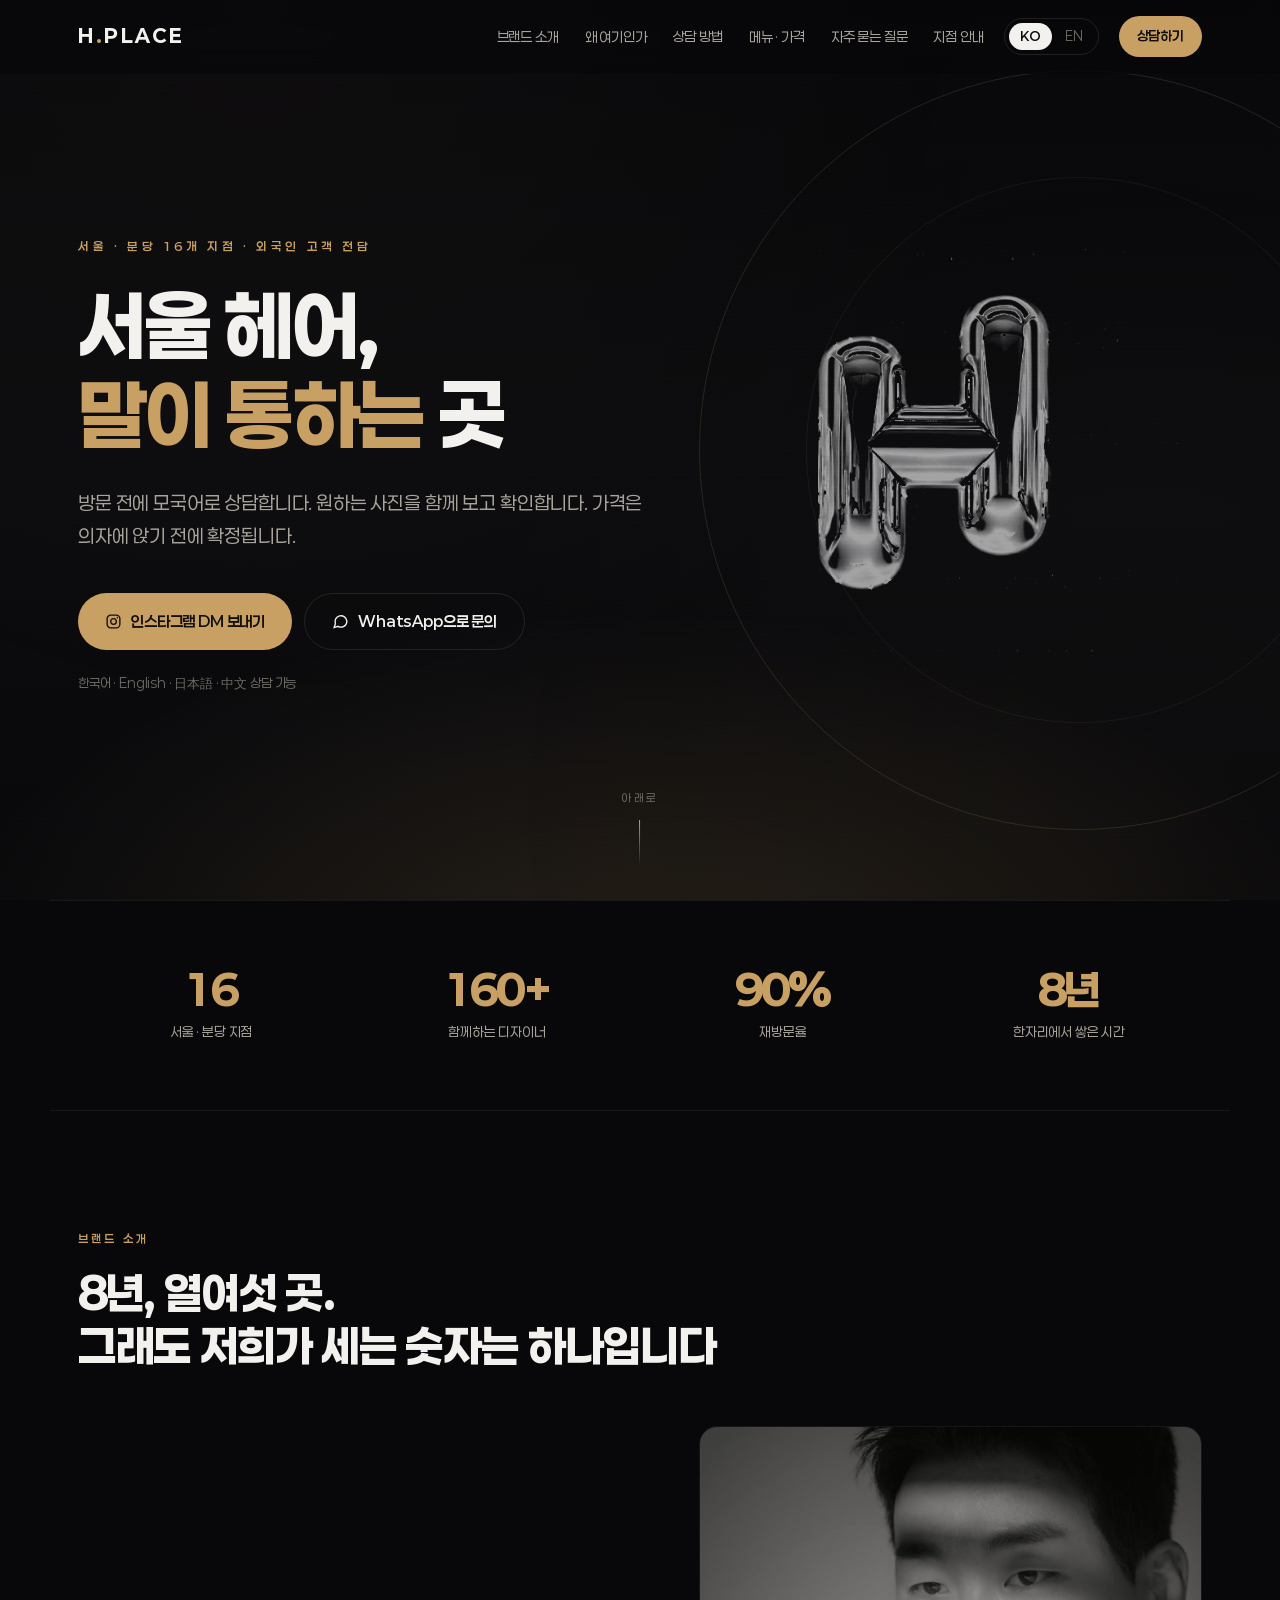
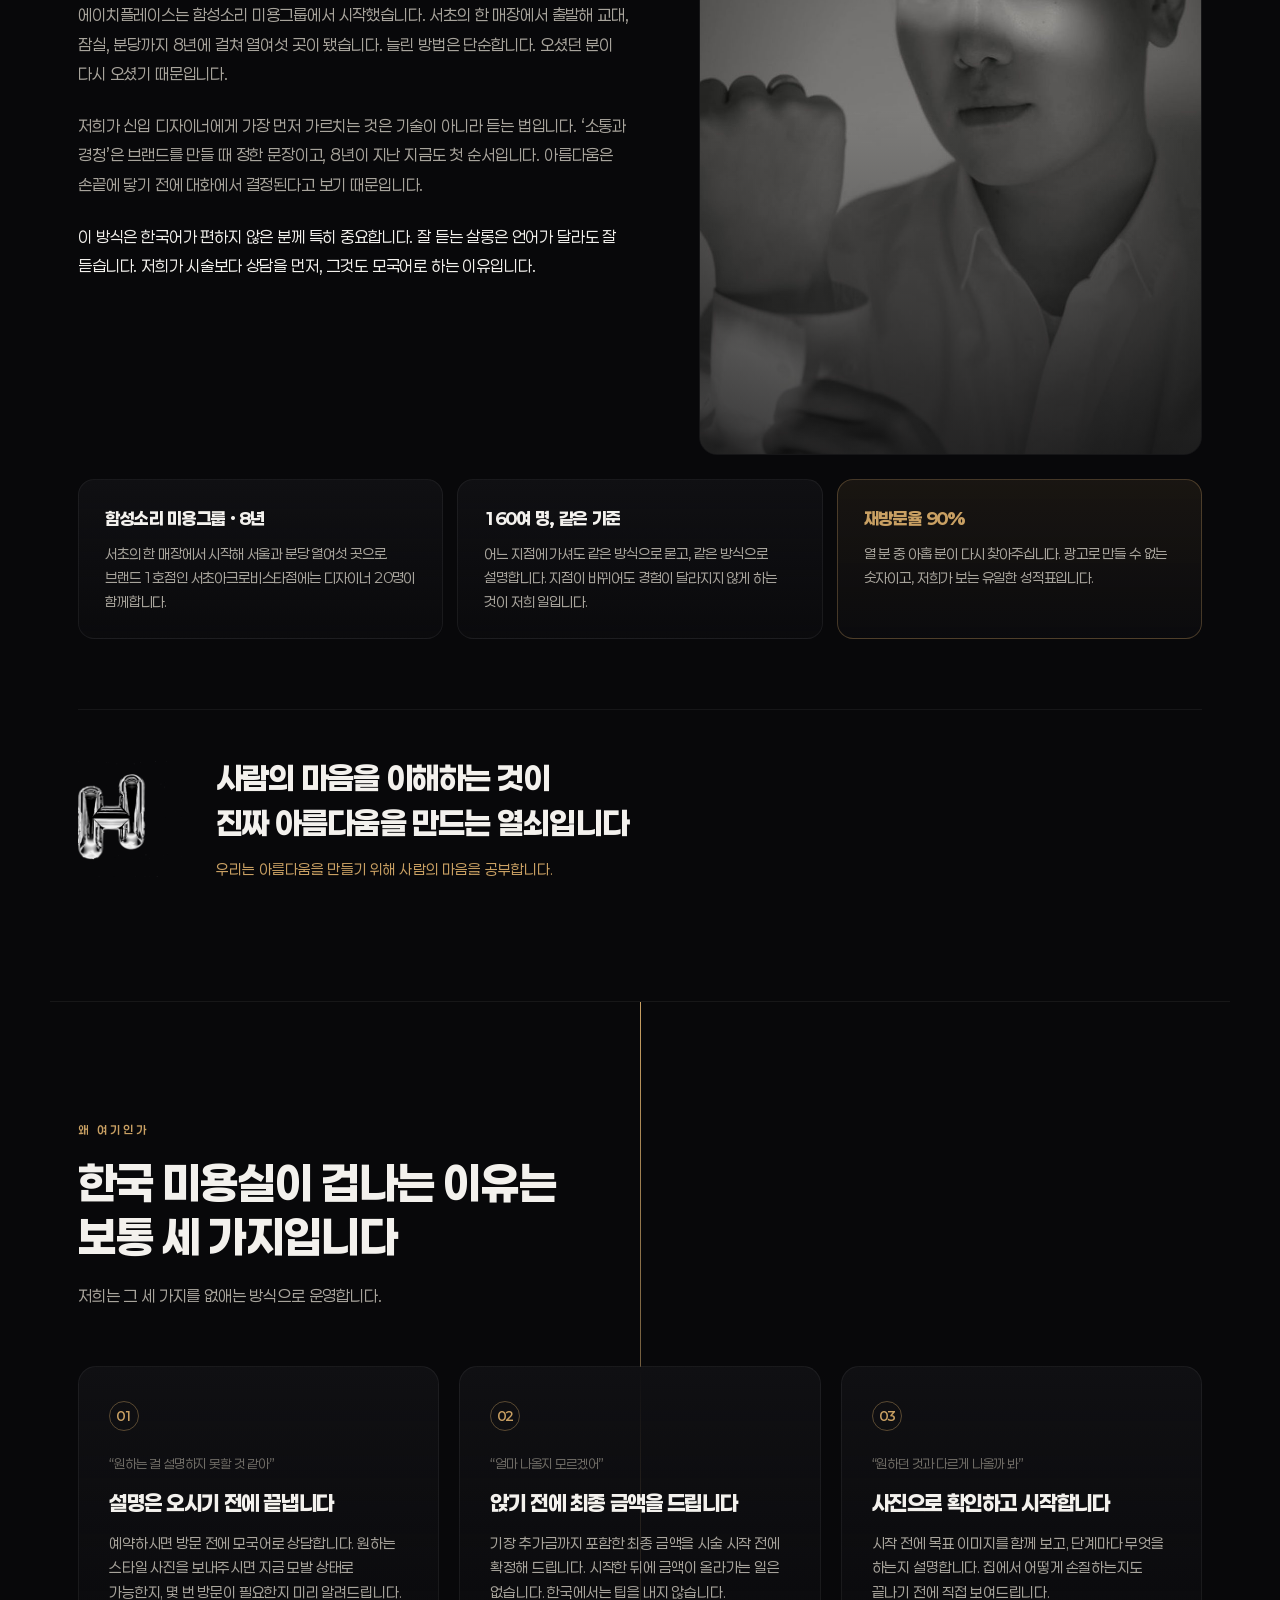
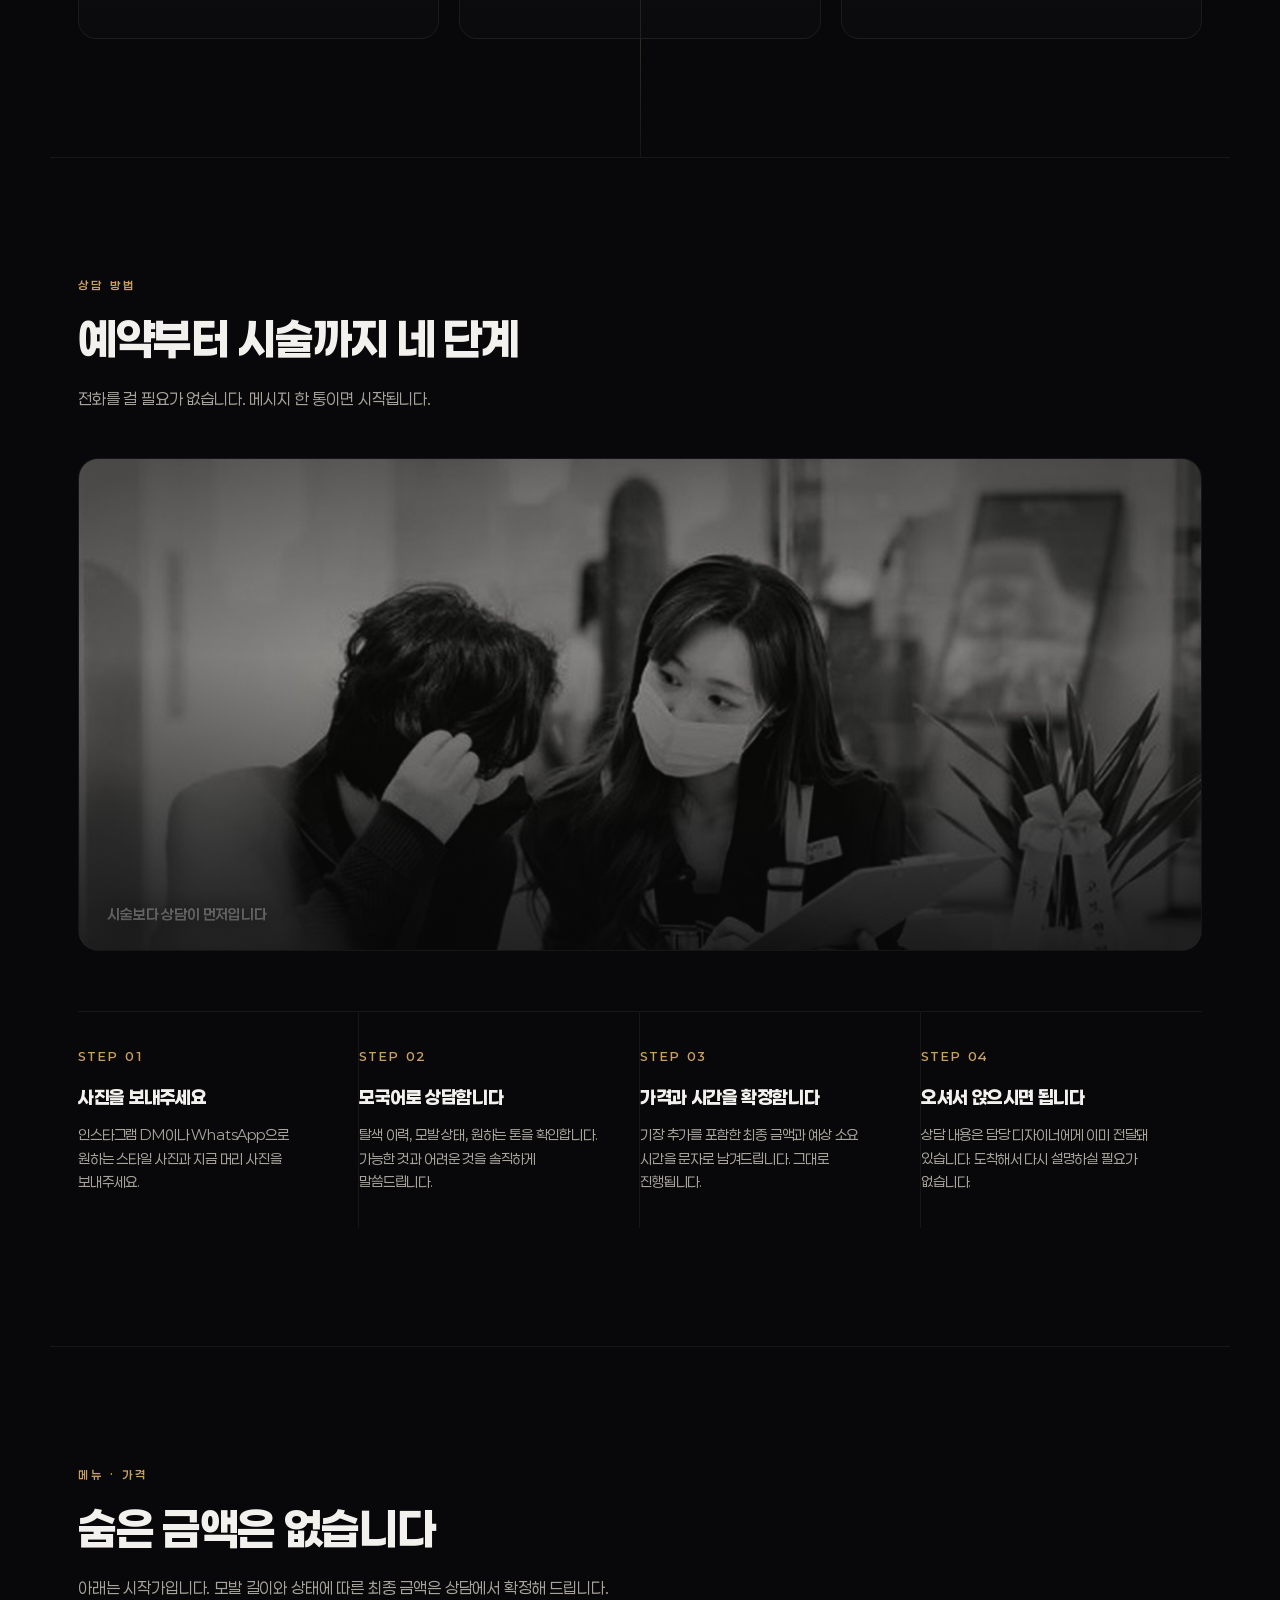
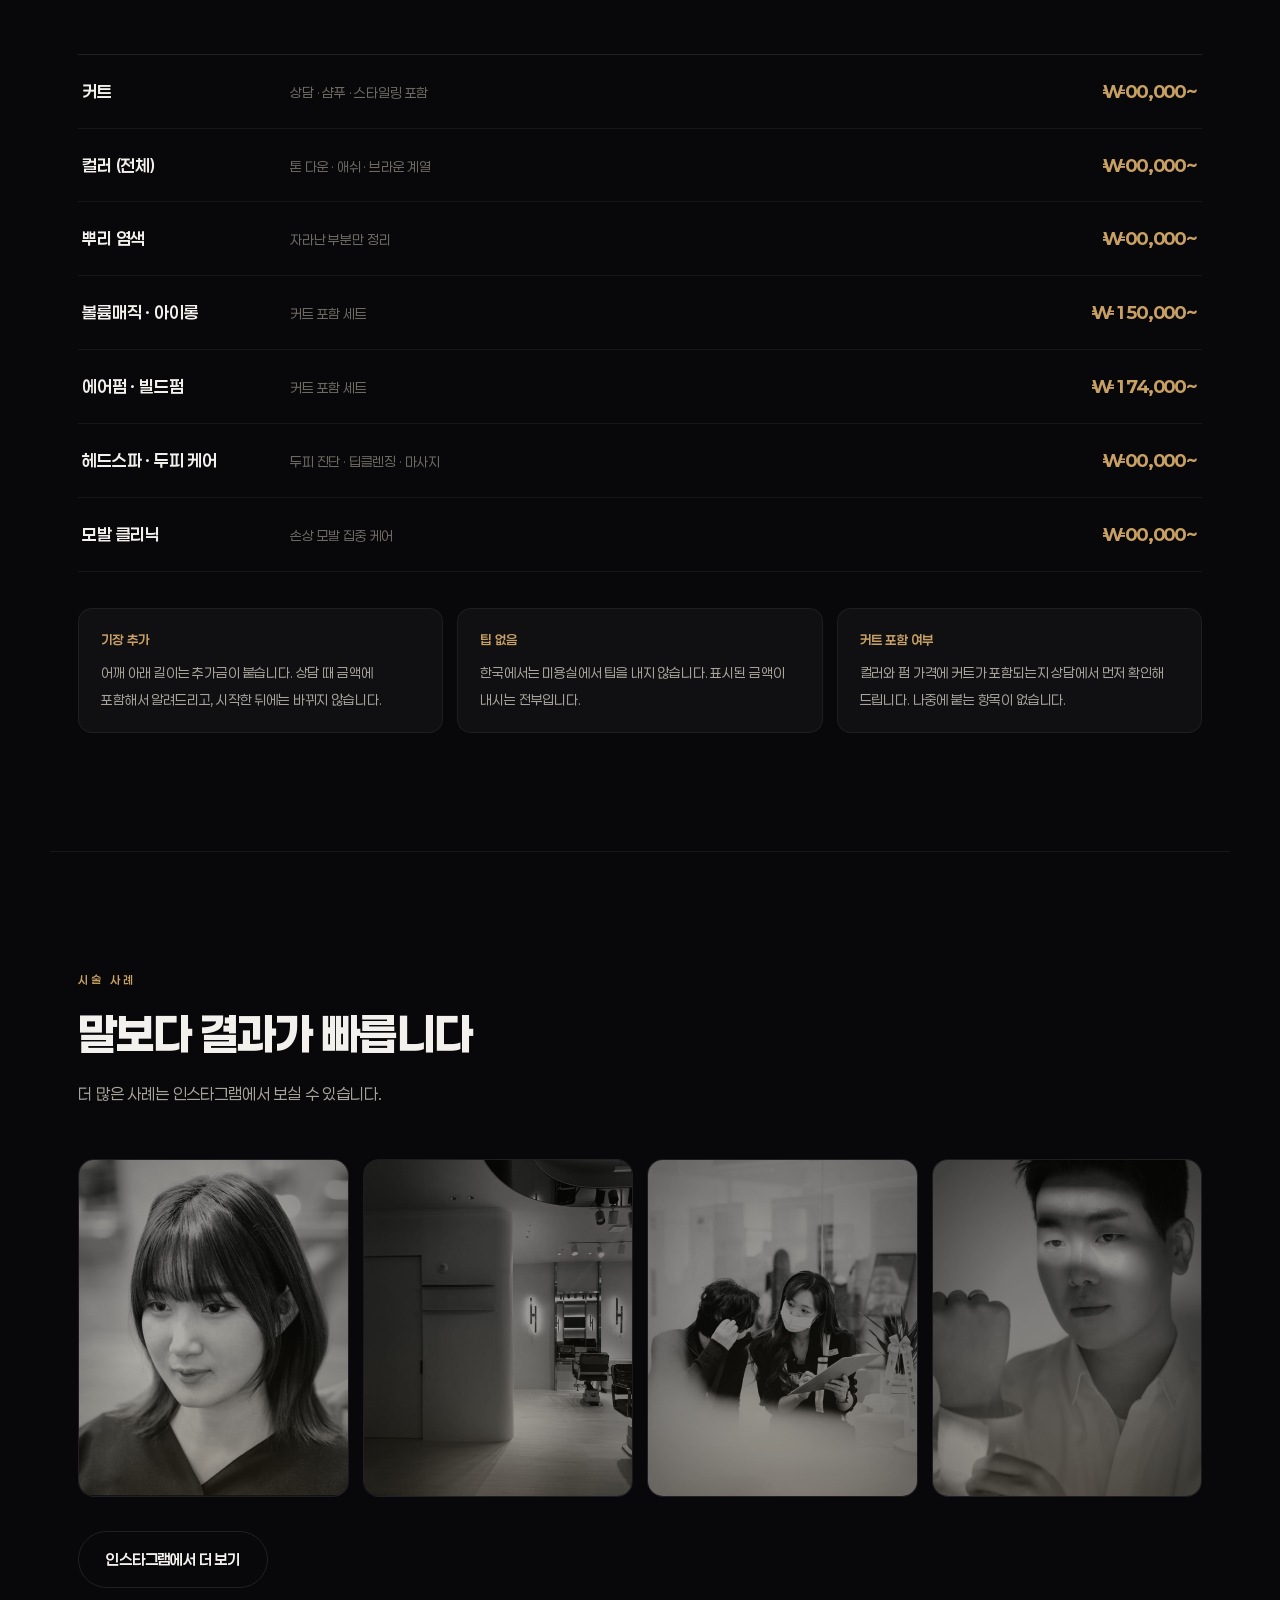
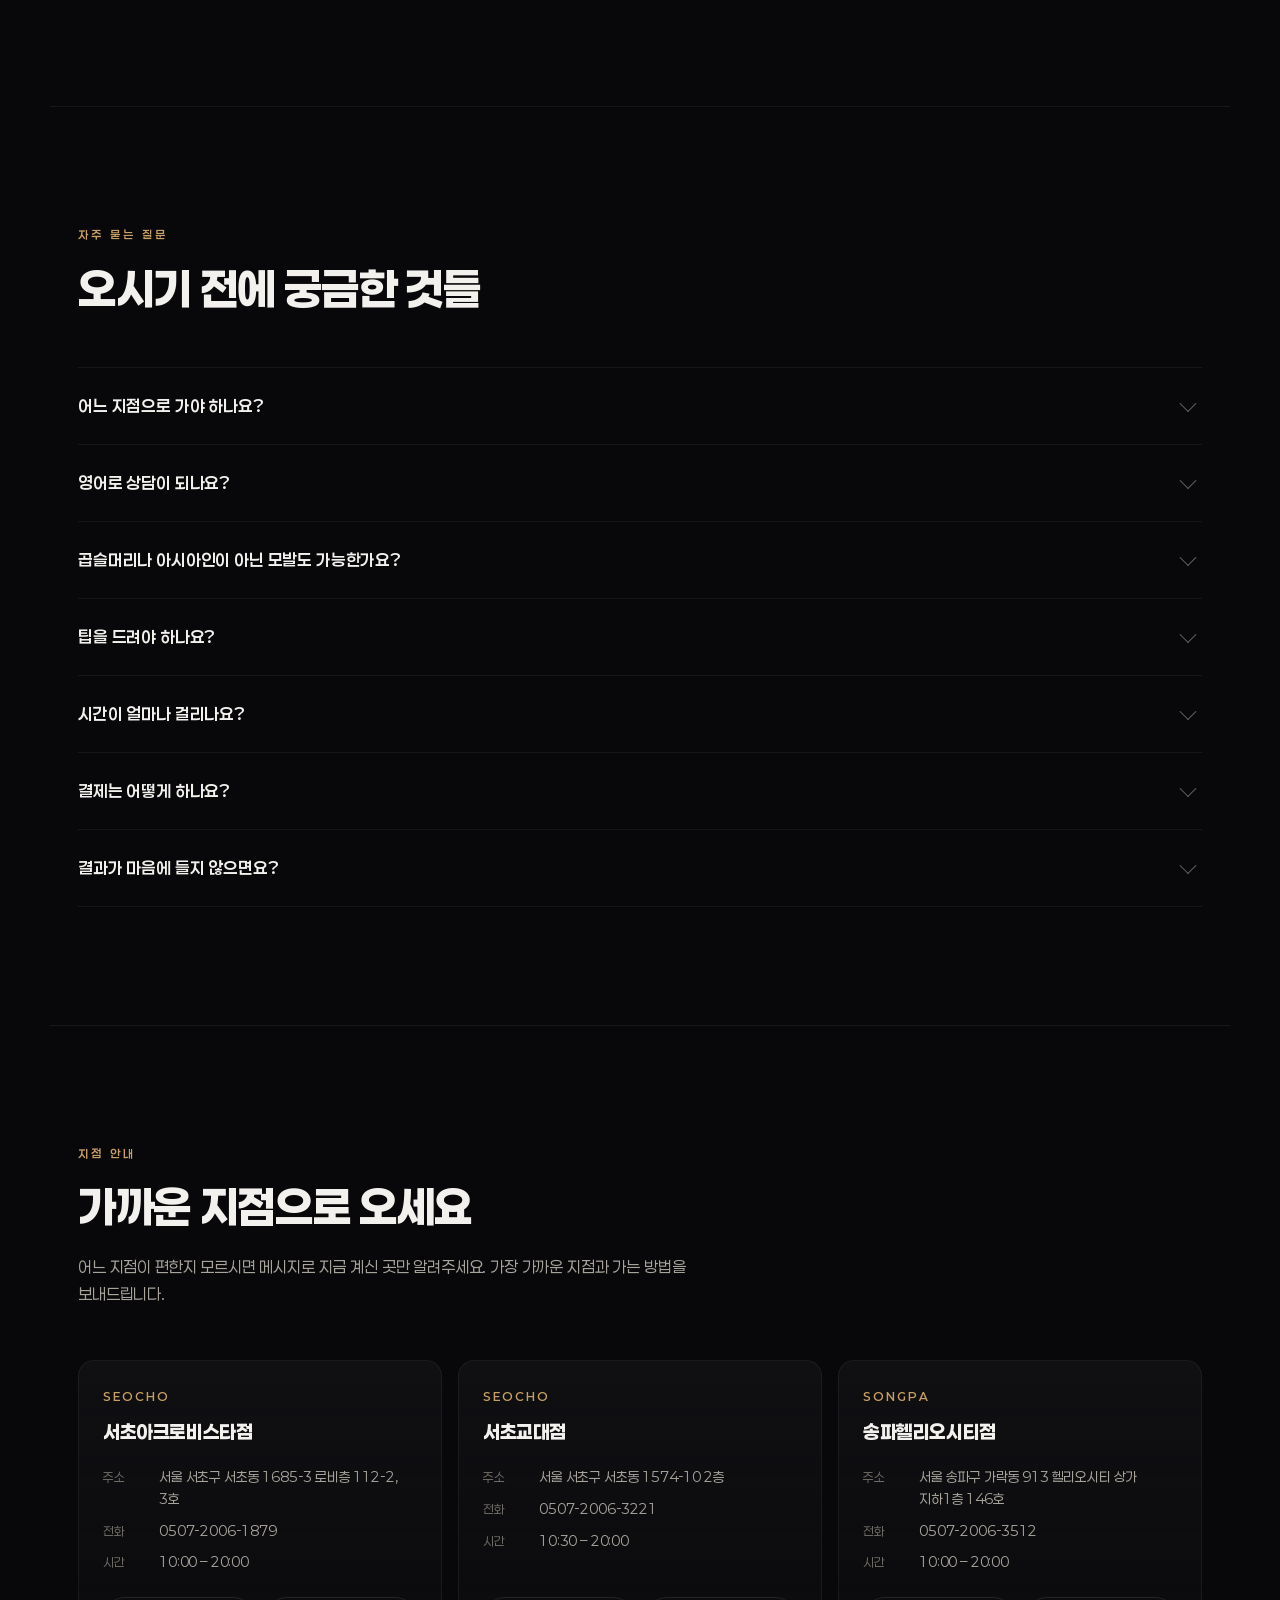
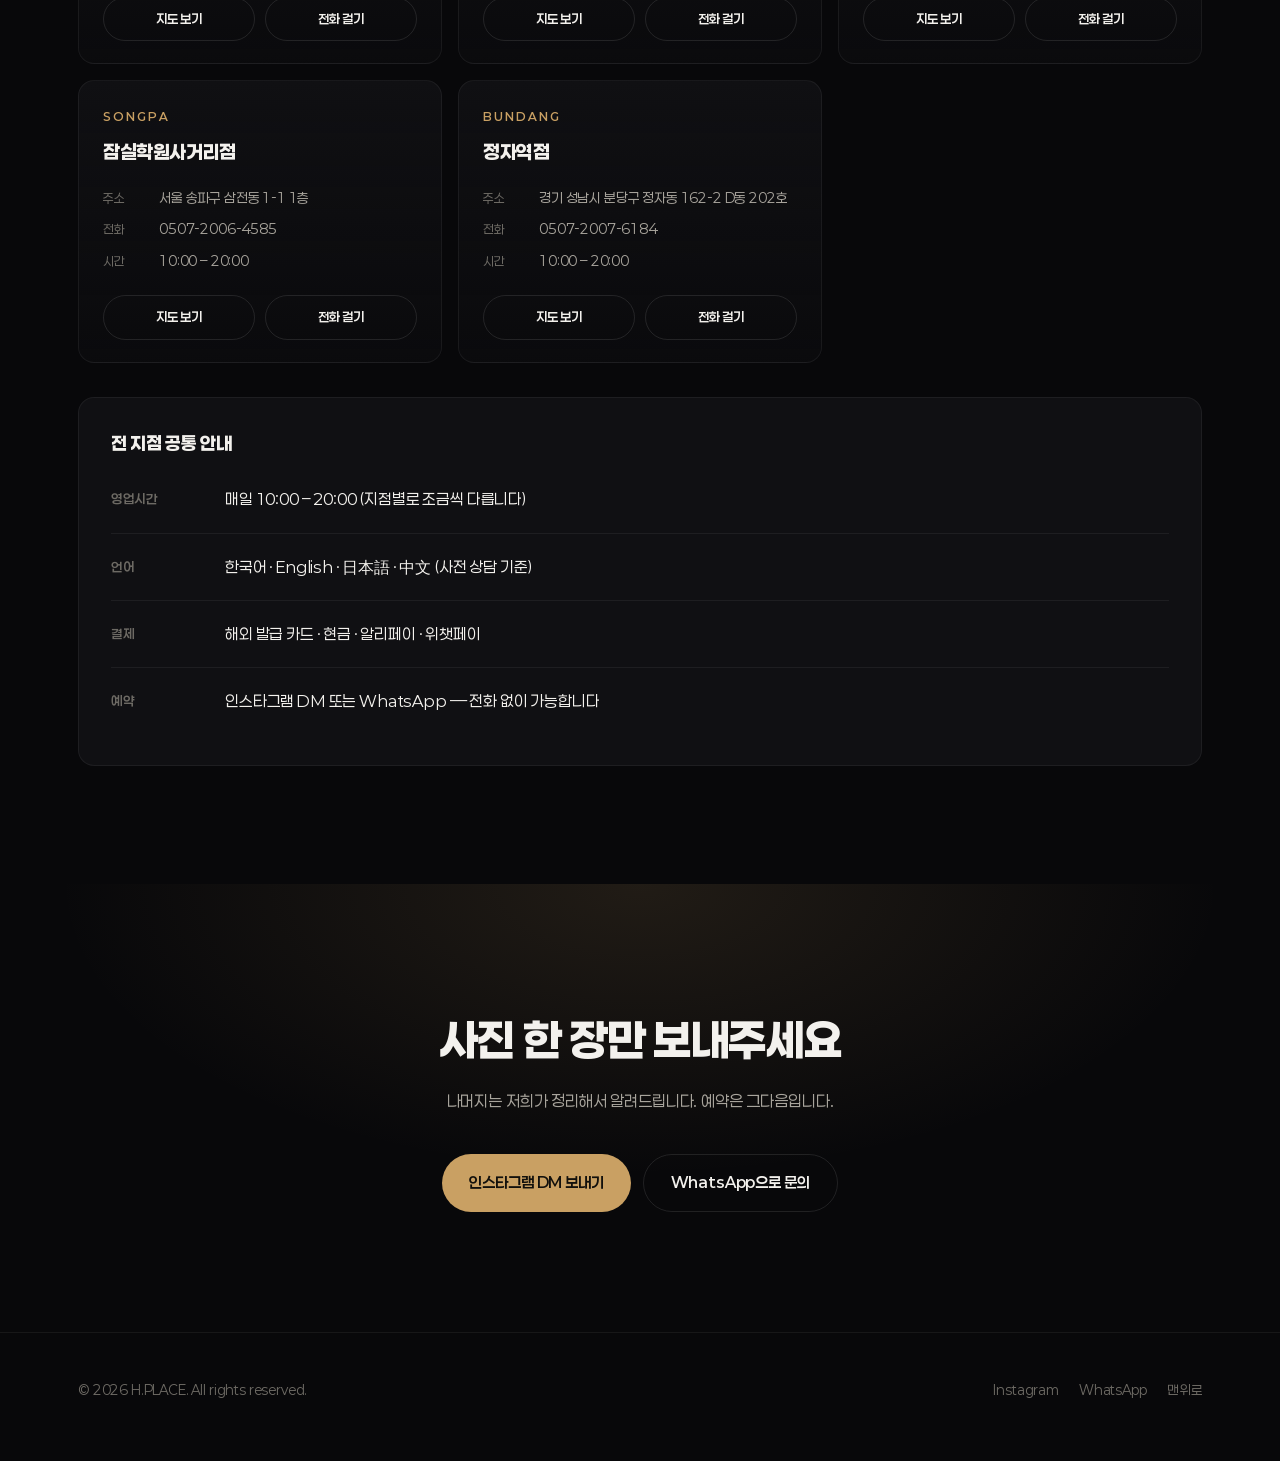
<file: index.html>
<!DOCTYPE html>
<html lang="ko">
<head>
<meta charset="utf-8">
<meta name="viewport" content="width=device-width, initial-scale=1">
<title>H.PLACE — Seoul Hair, In Your Language</title>
<meta name="description" content="말이 통하는 서울 헤어살롱. 방문 전 모국어 상담, 앉기 전 확정 가격, 사진으로 확인하고 시작합니다.">
<meta property="og:title" content="H.PLACE — Seoul Hair, In Your Language">
<meta property="og:description" content="We talk before you arrive. You show us the photo. The price is fixed before you sit down.">
<meta property="og:type" content="website">
<link rel="preconnect" href="https://cdn.jsdelivr.net">

<style>
/* ─────────────────────────────────────────────
   FONT — Paperlogy (사이트 안에 직접 담겨 있어 인터넷 폰트 서버가 필요 없습니다)
   ───────────────────────────────────────────── */
@font-face{
  font-family:"Paperlogy"; font-style:normal; font-weight:400; font-display:swap;
  src:url("assets/fonts/paperlogy-400.woff") format("woff");
}
@font-face{
  font-family:"Paperlogy"; font-style:normal; font-weight:600; font-display:swap;
  src:url("assets/fonts/paperlogy-600.woff") format("woff");
}
@font-face{
  font-family:"Paperlogy"; font-style:normal; font-weight:800; font-display:swap;
  src:url("assets/fonts/paperlogy-800.woff") format("woff");
}

:root{
  --bg:#08080a;
  --bg-2:#101013;
  --bg-3:#17171b;
  --line:rgba(255,255,255,.10);
  --line-2:rgba(255,255,255,.06);
  --ink:#f3f1ed;
  --ink-2:#a8a49c;
  --ink-3:#6d6a64;
  --gold:#c9a063;
  --gold-dim:#8f7245;
  --max:1180px;
  --ease:cubic-bezier(.22,.61,.36,1);
}
*{box-sizing:border-box;margin:0;padding:0}
html{scroll-behavior:smooth;max-width:100%;overflow-x:clip}
p,h1,h2,li,span,summary,div{word-break:keep-all;overflow-wrap:break-word}
body{
  background:var(--bg); color:var(--ink);
  font-family:"Paperlogy","Pretendard","Apple SD Gothic Neo",system-ui,sans-serif;
  font-weight:400; line-height:1.7; letter-spacing:-.01em;
  -webkit-font-smoothing:antialiased; overflow-x:hidden;
}
img{max-width:100%;display:block}
a{color:inherit;text-decoration:none}

/* grain + vignette : 사이트 전체에 은은한 질감 */
body::before{
  content:""; position:fixed; inset:0; pointer-events:none; z-index:1; opacity:.5;
  background-image:
    radial-gradient(circle at 20% 0%, rgba(201,160,99,.07), transparent 55%),
    radial-gradient(circle at 90% 90%, rgba(201,160,99,.05), transparent 50%);
}
body::after{
  content:""; position:fixed; inset:0; pointer-events:none; z-index:2; opacity:.022;
  background-image:repeating-linear-gradient(0deg,#fff 0 1px,transparent 1px 4px);
  mix-blend-mode:overlay;
}
.wrap{width:100%;max-width:min(var(--max),100%);margin:0 auto;padding:0 28px;position:relative;z-index:3}

/* ── 진입 애니메이션 ── */
.rv{opacity:1;transform:none}
.js-anim .rv{opacity:0;transform:translateY(26px);transition:opacity .9s var(--ease),transform .9s var(--ease)}
.js-anim .rv.in{opacity:1;transform:none}
.rv[data-d="1"]{transition-delay:.09s}
.rv[data-d="2"]{transition-delay:.18s}
.rv[data-d="3"]{transition-delay:.27s}
.rv[data-d="4"]{transition-delay:.36s}
@media (prefers-reduced-motion:reduce){
  html{scroll-behavior:auto}
  .js-anim .rv{opacity:1;transform:none;transition:none}
  .hairline{animation:none!important;height:100%!important}
}

/* ── NAV ── */
nav{
  position:fixed;top:0;left:0;right:0;z-index:50;
  backdrop-filter:blur(14px);background:rgba(8,8,10,.62);
  border-bottom:1px solid transparent;transition:border-color .4s,background .4s
}
nav.solid{border-bottom-color:var(--line-2);background:rgba(8,8,10,.9)}
.nav-in{max-width:var(--max);margin:0 auto;padding:16px 28px;display:flex;align-items:center;gap:20px}
.logo{font-weight:800;font-size:19px;letter-spacing:.14em}
.logo span{color:var(--gold)}
.nav-links{display:flex;gap:26px;margin-left:auto;font-size:14px;color:var(--ink-2)}
.nav-links a{transition:color .3s}
.nav-links a:hover{color:var(--ink)}
.lang{display:flex;align-items:center;gap:2px;font-size:12.5px;color:var(--ink-3);
  border:1px solid var(--line);border-radius:999px;padding:4px;letter-spacing:.06em}
.lang button{
  font:inherit;background:none;border:0;color:var(--ink-3);cursor:pointer;
  padding:3px 11px;border-radius:999px;transition:.3s
}
.lang button[aria-pressed="true"]{background:var(--ink);color:var(--bg);font-weight:600}
.nav-cta{
  font-size:13.5px;font-weight:600;padding:9px 18px;border-radius:999px;
  background:var(--gold);color:#12100c;transition:.3s;white-space:nowrap
}
.nav-cta:hover{background:#dcb478}
@media(max-width:860px){.nav-links{display:none}}

/* ── HERO ── */
header.hero{
  min-height:100svh;display:flex;align-items:center;position:relative;
  padding:120px 0 90px;overflow:hidden
}
.hero-bg{
  position:absolute;inset:0;z-index:0;
  background:
    radial-gradient(ellipse 80% 60% at 50% 110%, rgba(201,160,99,.16), transparent 70%),
    linear-gradient(180deg,#08080a 0%,#0c0c0f 55%,#08080a 100%)
}
.hero-ring{
  position:absolute;right:-14vw;top:50%;transform:translateY(-50%);
  width:62vw;height:62vw;max-width:760px;max-height:760px;border-radius:50%;
  border:1px solid rgba(201,160,99,.16);z-index:0;
  animation:breathe 11s ease-in-out infinite
}
.hero-ring::after{
  content:"";position:absolute;inset:14%;border-radius:50%;
  border:1px solid rgba(255,255,255,.05)
}
@keyframes breathe{0%,100%{transform:translateY(-50%) scale(1)}50%{transform:translateY(-50%) scale(1.035)}}
.eyebrow{
  font-size:12px;letter-spacing:.3em;color:var(--gold);font-weight:600;
  text-transform:uppercase;margin-bottom:26px
}
h1{
  font-weight:800;font-size:clamp(38px,6.4vw,78px);line-height:1.14;letter-spacing:-.035em;
  max-width:15ch
}
h1 em{font-style:normal;color:var(--gold)}
.hero-sub{
  margin-top:26px;font-size:clamp(15px,1.5vw,19px);color:var(--ink-2);
  max-width:46ch;line-height:1.75
}
.hero-cta{display:flex;flex-wrap:wrap;gap:12px;margin-top:40px}
.btn{
  display:inline-flex;align-items:center;gap:9px;padding:15px 27px;border-radius:999px;
  font-size:15px;font-weight:600;transition:.3s var(--ease)
}
.btn-gold{background:var(--gold);color:#12100c}
.btn-gold:hover{background:#dcb478;transform:translateY(-2px)}
.btn-ghost{border:1px solid var(--line);color:var(--ink)}
.btn-ghost:hover{border-color:var(--gold);color:var(--gold);transform:translateY(-2px)}
.btn svg{width:17px;height:17px;flex:none}
.hero-note{margin-top:22px;font-size:13px;color:var(--ink-3)}
.scroll-cue{
  position:absolute;bottom:34px;left:50%;transform:translateX(-50%);z-index:3;
  font-size:11px;letter-spacing:.24em;color:var(--ink-3);text-align:center
}
.scroll-cue i{display:block;width:1px;height:46px;margin:12px auto 0;background:linear-gradient(var(--gold),transparent)}

/* ── SECTION 공통 ── */
section{padding:118px 0;position:relative}
.kicker{
  font-size:11.5px;letter-spacing:.26em;color:var(--gold);font-weight:600;
  text-transform:uppercase;margin-bottom:18px
}
h2{font-weight:800;font-size:clamp(27px,3.6vw,44px);line-height:1.22;letter-spacing:-.03em;max-width:20ch}
.lead{margin-top:18px;color:var(--ink-2);font-size:16px;max-width:56ch}
.divider{height:1px;background:var(--line-2);max-width:var(--max);margin:0 auto}

/* signature : 세로 헤어라인 */
.hairline-track{position:absolute;left:50%;top:0;bottom:0;width:1px;background:var(--line-2);z-index:0}
.hairline{position:absolute;top:0;left:0;width:100%;background:linear-gradient(var(--gold),transparent);height:0;transition:height 1.6s var(--ease)}
@media(max-width:860px){.hairline-track{display:none}}

/* ── 브랜드 소개 ── */
#about h2{max-width:30ch}
.about-grid{display:grid;grid-template-columns:1.05fr .95fr;gap:64px;margin-top:52px;align-items:center}
@media(max-width:900px){.about-grid{grid-template-columns:1fr;gap:38px}}
.about-story p{color:var(--ink-2);font-size:16px;line-height:1.85;margin-bottom:22px;max-width:52ch}
.about-story p:last-child{margin-bottom:0;color:var(--ink)}
.pillars{display:flex;flex-direction:column;gap:14px}
.pil{
  border:1px solid var(--line-2);border-radius:16px;padding:24px 26px;
  background:linear-gradient(180deg,var(--bg-2),rgba(16,16,19,.35));transition:.45s var(--ease)
}
.pil:hover{border-color:rgba(201,160,99,.28);transform:translateX(4px)}
.pil b{display:block;font-weight:800;font-size:17px;letter-spacing:-.02em;margin-bottom:9px}
.pil span{display:block;font-size:14px;color:var(--ink-2);line-height:1.72}
.pil.accent{border-color:rgba(201,160,99,.3);background:linear-gradient(180deg,rgba(201,160,99,.09),rgba(16,16,19,.4))}
.pil.accent b{color:var(--gold)}
.quote{
  margin-top:64px;padding:44px 0 0;border-top:1px solid var(--line-2);
  font-weight:800;font-size:clamp(21px,2.6vw,32px);line-height:1.5;letter-spacing:-.025em;
  color:var(--ink);max-width:26ch
}

.about-shot{border-radius:18px;overflow:hidden;border:1px solid var(--line-2);position:relative}
.about-shot img{width:100%;aspect-ratio:4/5;object-fit:cover;display:block}
.about-shot::after{content:"";position:absolute;inset:0;
  background:linear-gradient(180deg,transparent 45%,rgba(8,8,10,.55) 100%)}
.pillars{display:grid;grid-template-columns:repeat(auto-fit,minmax(268px,1fr));gap:14px;margin-top:24px}
.slogan{margin-top:70px;padding-top:46px;border-top:1px solid var(--line-2);
  display:flex;gap:34px;align-items:center;flex-wrap:wrap}
.slogan img{width:104px;height:auto;flex:none;opacity:.95;
  mix-blend-mode:screen;filter:grayscale(1) brightness(1.45) contrast(1.15)}
.slogan blockquote{font-weight:800;font-size:clamp(20px,2.5vw,31px);line-height:1.45;
  letter-spacing:-.025em;color:var(--ink)}
.slogan p{margin-top:12px;font-size:14.5px;color:var(--gold);letter-spacing:.01em}
.slogan-text{flex:1;min-width:260px}
@media(max-width:620px){.slogan{gap:22px}.slogan img{width:74px}}

/* ── 와이드 밴드 사진 ── */
.band{position:relative;margin-top:46px;border-radius:20px;overflow:hidden;border:1px solid var(--line-2)}
.band img{width:100%;aspect-ratio:16/7;object-fit:cover;display:block}
.band figcaption{position:absolute;left:28px;bottom:22px;font-size:14.5px;font-weight:600;
  color:var(--ink);text-shadow:0 2px 18px rgba(0,0,0,.75)}
.band::after{content:"";position:absolute;inset:0;
  background:linear-gradient(180deg,rgba(8,8,10,.15) 0%,transparent 40%,rgba(8,8,10,.7) 100%)}
@media(max-width:620px){.band img{aspect-ratio:4/3}.band figcaption{left:18px;bottom:16px;font-size:13px}}

/* ── 히어로 H 마크 ── */
.hero-mark{
  position:absolute;right:8vw;top:50%;transform:translateY(-50%);
  width:min(30vw,360px);height:auto;z-index:0;opacity:.62;
  mix-blend-mode:screen;filter:grayscale(1) brightness(1.5) contrast(1.1);
  pointer-events:none
}
@media(max-width:900px){.hero-mark{right:-6vw;width:54vw;opacity:.34}}

/* ── 걱정 3가지 ── */
.fears{display:grid;grid-template-columns:repeat(auto-fit,minmax(272px,1fr));gap:20px;margin-top:56px}
.fear{
  background:linear-gradient(180deg,var(--bg-2),rgba(16,16,19,.4));
  border:1px solid var(--line-2);border-radius:18px;padding:34px 30px 32px;
  transition:.45s var(--ease)
}
.fear:hover{border-color:rgba(201,160,99,.3);transform:translateY(-4px)}
.fear-q{font-size:13px;color:var(--ink-3);margin-bottom:14px}
.fear-a{font-weight:800;font-size:21px;line-height:1.35;letter-spacing:-.02em;margin-bottom:14px}
.fear-d{font-size:14.5px;color:var(--ink-2);line-height:1.7}
.fear-n{
  display:inline-flex;align-items:center;justify-content:center;width:30px;height:30px;border-radius:50%;
  border:1px solid rgba(201,160,99,.4);color:var(--gold);font-size:12.5px;font-weight:600;margin-bottom:22px
}

/* ── 4단계 ── */
.steps{display:grid;grid-template-columns:repeat(auto-fit,minmax(215px,1fr));gap:0;margin-top:60px;
  border-top:1px solid var(--line-2)}
.step{padding:34px 26px 34px 0;border-right:1px solid var(--line-2);position:relative}
.step:last-child{border-right:0}
.step-n{font-size:12px;letter-spacing:.2em;color:var(--gold);font-weight:600;margin-bottom:16px}
.step-t{font-weight:800;font-size:18px;letter-spacing:-.02em;margin-bottom:10px}
.step-d{font-size:14px;color:var(--ink-2);line-height:1.7;padding-right:14px}
@media(max-width:760px){.step{border-right:0;border-bottom:1px solid var(--line-2);padding-right:0}}

/* ── 가격표 ── */
.menu{margin-top:52px;border-top:1px solid var(--line)}
.menu-row{
  display:flex;align-items:baseline;gap:18px;padding:22px 4px;border-bottom:1px solid var(--line-2);
  transition:.35s
}
.menu-row:hover{background:rgba(255,255,255,.022);padding-left:12px}
.menu-name{font-weight:600;font-size:17px;min-width:190px}
.menu-desc{font-size:13.5px;color:var(--ink-3);flex:1}
.menu-price{font-weight:800;font-size:17px;color:var(--gold);white-space:nowrap;font-variant-numeric:tabular-nums}
@media(max-width:640px){
  .menu-row{flex-wrap:wrap;gap:6px}
  .menu-name{min-width:100%}.menu-desc{flex:1 1 60%}
}
.price-notes{display:grid;grid-template-columns:repeat(auto-fit,minmax(240px,1fr));gap:14px;margin-top:36px}
.pn{background:var(--bg-2);border:1px solid var(--line-2);border-radius:14px;padding:20px 22px}
.pn b{display:block;color:var(--gold);font-size:13px;font-weight:600;margin-bottom:7px;letter-spacing:.02em}
.pn span{font-size:13.5px;color:var(--ink-2);line-height:1.65}

/* ── 갤러리 ── */
.gal{display:grid;grid-template-columns:repeat(auto-fit,minmax(240px,1fr));gap:14px;margin-top:52px}
.shot{
  position:relative;aspect-ratio:4/5;border-radius:16px;overflow:hidden;
  background:linear-gradient(150deg,#131317,#0b0b0e 60%,#161219);
  border:1px solid var(--line-2);display:flex;align-items:center;justify-content:center
}
.shot img{width:100%;height:100%;object-fit:cover}
.shot .ph{text-align:center;padding:20px}
.shot .ph b{display:block;color:var(--ink-3);font-size:12px;letter-spacing:.18em;margin-bottom:8px}
.shot .ph span{font-size:12.5px;color:#4a4844;line-height:1.6}
.shot::after{
  content:"";position:absolute;inset:0;pointer-events:none;
  background:radial-gradient(circle at 50% 120%, rgba(201,160,99,.12), transparent 60%)
}

/* ── FAQ ── */
.faq{margin-top:50px;border-top:1px solid var(--line-2)}
.faq details{border-bottom:1px solid var(--line-2)}
.faq summary{
  list-style:none;cursor:pointer;padding:24px 44px 24px 0;position:relative;
  font-weight:600;font-size:16.5px;transition:color .3s
}
.faq summary::-webkit-details-marker{display:none}
.faq summary:hover{color:var(--gold)}
.faq summary::after{
  content:"";position:absolute;right:8px;top:50%;width:11px;height:11px;
  border-right:1.5px solid var(--ink-3);border-bottom:1.5px solid var(--ink-3);
  transform:translateY(-70%) rotate(45deg);transition:.35s var(--ease)
}
.faq details[open] summary::after{transform:translateY(-20%) rotate(-135deg);border-color:var(--gold)}
.faq .ans{padding:0 40px 26px 0;color:var(--ink-2);font-size:15px;line-height:1.8}

/* ── 오시는 길 ── */
.visit{display:grid;grid-template-columns:1.15fr 1fr;gap:56px;margin-top:52px;align-items:start}
@media(max-width:860px){.visit{grid-template-columns:1fr;gap:34px}}
.info-row{display:flex;gap:18px;padding:20px 0;border-bottom:1px solid var(--line-2)}
.info-row b{min-width:96px;font-size:13px;color:var(--ink-3);font-weight:600;letter-spacing:.04em;padding-top:2px}
.info-row span{font-size:15.5px;color:var(--ink)}
.map-card{
  border:1px solid var(--line-2);border-radius:18px;padding:30px;background:var(--bg-2)
}
.map-card p{color:var(--ink-2);font-size:14.5px;line-height:1.75;margin-bottom:22px}

/* ── 신뢰 수치 ── */
.trust{padding:66px 0}
.tnums{display:grid;grid-template-columns:repeat(auto-fit,minmax(160px,1fr));gap:20px}
.tnum{text-align:center}
.tnum b{display:block;font-weight:800;font-size:clamp(30px,3.4vw,42px);color:var(--gold);letter-spacing:-.03em;line-height:1.1}
.tnum span{display:block;margin-top:8px;font-size:13.5px;color:var(--ink-2)}

/* ── 지점 안내 ── */
.branches{display:grid;grid-template-columns:repeat(auto-fit,minmax(292px,1fr));gap:16px;margin-top:52px}
.br{
  background:linear-gradient(180deg,var(--bg-2),rgba(16,16,19,.35));
  border:1px solid var(--line-2);border-radius:16px;padding:26px 24px 22px;
  transition:.45s var(--ease);display:flex;flex-direction:column
}
.br:hover{border-color:rgba(201,160,99,.32);transform:translateY(-3px)}
.br-area{font-size:11.5px;letter-spacing:.18em;color:var(--gold);font-weight:600;text-transform:uppercase}
.br-name{font-weight:800;font-size:19px;letter-spacing:-.02em;margin:10px 0 14px}
.br-line{display:flex;gap:12px;font-size:13.5px;color:var(--ink-2);padding:5px 0;line-height:1.6}
.br-line i{font-style:normal;color:var(--ink-3);min-width:44px;font-size:12.5px;padding-top:1px}
.br-foot{display:flex;gap:10px;margin-top:auto;padding-top:18px}
.br-foot a{
  flex:1;text-align:center;font-size:13px;font-weight:600;padding:10px 0;border-radius:999px;
  border:1px solid var(--line);transition:.3s
}
.br-foot a:hover{border-color:var(--gold);color:var(--gold)}
.br.soon{opacity:.5}
.br.soon .br-name{color:var(--ink-3)}
.common{
  margin-top:34px;border:1px solid var(--line-2);border-radius:16px;padding:30px 32px;background:var(--bg-2)
}
.common h3{font-weight:800;font-size:18px;letter-spacing:-.02em;margin-bottom:8px}
.common .info-row:last-child{border-bottom:0}

/* ── 마지막 CTA ── */
.final{
  text-align:center;padding:130px 0 120px;
  background:radial-gradient(ellipse 70% 100% at 50% 0%, rgba(201,160,99,.13), transparent 65%)
}
.final h2{margin:0 auto;max-width:18ch}
.final .lead{margin:20px auto 0;text-align:center}
.final .hero-cta{justify-content:center}

/* ── FOOTER ── */
footer{border-top:1px solid var(--line-2);padding:46px 0 60px;font-size:13px;color:var(--ink-3)}
.foot-in{display:flex;flex-wrap:wrap;gap:18px;align-items:center;justify-content:space-between}
.foot-links{display:flex;gap:20px}
.foot-links a{transition:color .3s}
.foot-links a:hover{color:var(--gold)}

/* 모바일 하단 고정 예약 바 */
.dock{
  position:fixed;left:0;right:0;bottom:0;z-index:60;display:none;grid-template-columns:1fr 1fr;gap:9px;padding:11px 14px calc(11px + env(safe-area-inset-bottom));
  background:rgba(8,8,10,.93);backdrop-filter:blur(14px);border-top:1px solid var(--line-2)
}
.dock a{min-width:0;text-align:center;justify-content:center;padding:13px 4px;font-size:14px;white-space:nowrap}
@media(max-width:760px){.dock{display:grid}body{padding-bottom:74px}}
</style>
</head>
<body>

<!-- ══════════════ NAV ══════════════ -->
<nav id="nav">
  <div class="nav-in">
    <a href="#top" class="logo">H<span>.</span>PLACE</a>
    <div class="nav-links">
      <a href="#about" data-ko="브랜드 소개" data-en="About">브랜드 소개</a>
      <a href="#why"   data-ko="왜 여기인가"  data-en="Why us">왜 여기인가</a>
      <a href="#how"   data-ko="상담 방법"    data-en="How it works">상담 방법</a>
      <a href="#menu"  data-ko="메뉴 · 가격"  data-en="Menu &amp; Price">메뉴 · 가격</a>
      <a href="#faq"   data-ko="자주 묻는 질문" data-en="FAQ">자주 묻는 질문</a>
      <a href="#branches" data-ko="지점 안내" data-en="Branches">지점 안내</a>
    </div>
    <div class="lang" role="group" aria-label="Language">
      <button type="button" data-lang="ko" aria-pressed="true">KO</button>
      <button type="button" data-lang="en" aria-pressed="false">EN</button>
    </div>
    <a class="nav-cta" id="navCta" href="#" target="_blank" rel="noopener"
       data-ko="상담하기" data-en="Message us">상담하기</a>
  </div>
</nav>

<!-- ══════════════ HERO ══════════════ -->
<header class="hero" id="top">
  <div class="hero-bg"></div>
  <div class="hero-ring"></div>
  <img class="hero-mark" src="assets/photos/h-mark.png" alt="" aria-hidden="true">
  <div class="wrap">
    <p class="eyebrow rv" data-ko="서울 · 분당 16개 지점 · 외국인 고객 전담" data-en="16 branches in Seoul &amp; Bundang · For international guests">서울 · 분당 16개 지점 · 외국인 고객 전담</p>
    <h1 class="rv" data-d="1"
        data-ko="서울 헤어,<br><em>말이 통하는</em> 곳"
        data-en="Seoul hair,<br><em>in your</em> language">서울 헤어,<br><em>말이 통하는</em> 곳</h1>
    <p class="hero-sub rv" data-d="2"
       data-ko="방문 전에 모국어로 상담합니다. 원하는 사진을 함께 보고 확인합니다. 가격은 의자에 앉기 전에 확정됩니다."
       data-en="We talk before you arrive. We look at your photo together. The price is fixed before you sit down.">
       방문 전에 모국어로 상담합니다. 원하는 사진을 함께 보고 확인합니다. 가격은 의자에 앉기 전에 확정됩니다.</p>
    <div class="hero-cta rv" data-d="3">
      <a class="btn btn-gold" id="heroIg" href="#" target="_blank" rel="noopener">
        <svg viewBox="0 0 24 24" fill="none" stroke="currentColor" stroke-width="1.9"><rect x="3" y="3" width="18" height="18" rx="5"/><circle cx="12" cy="12" r="4"/><circle cx="17.5" cy="6.5" r="1.1" fill="currentColor" stroke="none"/></svg>
        <span data-ko="인스타그램 DM 보내기" data-en="Message on Instagram">인스타그램 DM 보내기</span>
      </a>
      <a class="btn btn-ghost" id="heroWa" href="#" target="_blank" rel="noopener">
        <svg viewBox="0 0 24 24" fill="none" stroke="currentColor" stroke-width="1.9"><path d="M21 11.5a8.4 8.4 0 0 1-12.6 7.3L3 20.5l1.8-5.2A8.4 8.4 0 1 1 21 11.5z"/></svg>
        <span data-ko="WhatsApp으로 문의" data-en="Chat on WhatsApp">WhatsApp으로 문의</span>
      </a>
    </div>
    <p class="hero-note rv" data-d="4"
       data-ko="한국어 · English · 日本語 · 中文 상담 가능"
       data-en="Consultation available in English, Japanese, Chinese and Korean">한국어 · English · 日本語 · 中文 상담 가능</p>
  </div>
  <div class="scroll-cue"><span data-ko="아래로" data-en="SCROLL">아래로</span><i></i></div>
</header>

<div class="divider"></div>

<!-- ══════════════ 신뢰 수치 ══════════════ -->
<section class="trust">
  <div class="wrap">
    <div class="tnums" id="trustNums"></div>
  </div>
</section>

<div class="divider"></div>

<!-- ══════════════ 브랜드 소개 ══════════════ -->
<section id="about">
  <div class="wrap">
    <p class="kicker rv" data-ko="브랜드 소개" data-en="About us">브랜드 소개</p>
    <h2 class="rv" data-d="1"
        data-ko="8년, 열여섯 곳.<br>그래도 저희가 세는 숫자는 하나입니다"
        data-en="Eight years, sixteen salons.<br>One number we actually count">8년, 열여섯 곳.<br>그래도 저희가 세는 숫자는 하나입니다</h2>

    <div class="about-grid">
      <div class="about-story rv" data-d="2">
        <p data-ko="에이치플레이스는 함성소리 미용그룹에서 시작했습니다. 서초의 한 매장에서 출발해 교대, 잠실, 분당까지 8년에 걸쳐 열여섯 곳이 됐습니다. 늘린 방법은 단순합니다. 오셨던 분이 다시 오셨기 때문입니다."
           data-en="H.PLACE began inside Hamseongsori Beauty Group. It started as one salon in Seocho and grew over eight years into sixteen, through Gyodae, Jamsil and Bundang. The way it grew is simple. People came back.">
           에이치플레이스는 함성소리 미용그룹에서 시작했습니다. 서초의 한 매장에서 출발해 교대, 잠실, 분당까지 8년에 걸쳐 열여섯 곳이 됐습니다. 늘린 방법은 단순합니다. 오셨던 분이 다시 오셨기 때문입니다.</p>

        <p data-ko="저희가 신입 디자이너에게 가장 먼저 가르치는 것은 기술이 아니라 듣는 법입니다. &lsquo;소통과 경청&rsquo;은 브랜드를 만들 때 정한 문장이고, 8년이 지난 지금도 첫 순서입니다. 아름다움은 손끝에 닿기 전에 대화에서 결정된다고 보기 때문입니다."
           data-en="The first thing we teach a new stylist is not technique. It is how to listen. &lsquo;Listen, then speak&rsquo; was written into this brand on day one, and eight years later it is still lesson one. We think beauty is decided in the conversation, before it ever reaches our hands.">
           저희가 신입 디자이너에게 가장 먼저 가르치는 것은 기술이 아니라 듣는 법입니다. &lsquo;소통과 경청&rsquo;은 브랜드를 만들 때 정한 문장이고, 8년이 지난 지금도 첫 순서입니다. 아름다움은 손끝에 닿기 전에 대화에서 결정된다고 보기 때문입니다.</p>

        <p data-ko="이 방식은 한국어가 편하지 않은 분께 특히 중요합니다. 잘 듣는 살롱은 언어가 달라도 잘 듣습니다. 저희가 시술보다 상담을 먼저, 그것도 모국어로 하는 이유입니다."
           data-en="This matters most when Korean is not your language. A salon that listens well listens well in any language. That is why we do the consultation first, and we do it in yours.">
           이 방식은 한국어가 편하지 않은 분께 특히 중요합니다. 잘 듣는 살롱은 언어가 달라도 잘 듣습니다. 저희가 시술보다 상담을 먼저, 그것도 모국어로 하는 이유입니다.</p>
      </div>

      <figure class="about-shot rv" data-d="3">
        <img src="assets/photos/stylist-portrait.jpg" alt="H.PLACE 디자이너" loading="lazy">
      </figure>
    </div>

    <div class="pillars">
        <div class="pil rv" data-d="1">
          <b data-ko="함성소리 미용그룹 · 8년" data-en="Hamseongsori Beauty Group · 8 years">함성소리 미용그룹 · 8년</b>
          <span data-ko="서초의 한 매장에서 시작해 서울과 분당 열여섯 곳으로. 브랜드 1호점인 서초아크로비스타점에는 디자이너 20명이 함께합니다."
                data-en="From one salon in Seocho to sixteen across Seoul and Bundang. Our first branded location, Seocho Acro Vista, is home to twenty stylists.">서초의 한 매장에서 시작해 서울과 분당 열여섯 곳으로. 브랜드 1호점인 서초아크로비스타점에는 디자이너 20명이 함께합니다.</span>
        </div>
        <div class="pil rv" data-d="2">
          <b data-ko="160여 명, 같은 기준" data-en="160 stylists, one standard">160여 명, 같은 기준</b>
          <span data-ko="어느 지점에 가셔도 같은 방식으로 묻고, 같은 방식으로 설명합니다. 지점이 바뀌어도 경험이 달라지지 않게 하는 것이 저희 일입니다."
                data-en="Whichever branch you walk into, we ask the same questions and explain the same way. Keeping the experience identical across sixteen places is our job.">어느 지점에 가셔도 같은 방식으로 묻고, 같은 방식으로 설명합니다. 지점이 바뀌어도 경험이 달라지지 않게 하는 것이 저희 일입니다.</span>
        </div>
        <div class="pil rv accent" data-d="3">
          <b data-ko="재방문율 90%" data-en="90% come back">재방문율 90%</b>
          <span data-ko="열 분 중 아홉 분이 다시 찾아주십니다. 광고로 만들 수 없는 숫자이고, 저희가 보는 유일한 성적표입니다."
                data-en="Nine in ten guests return. It is not a number you can buy with advertising, and it is the only report card we look at.">열 분 중 아홉 분이 다시 찾아주십니다. 광고로 만들 수 없는 숫자이고, 저희가 보는 유일한 성적표입니다.</span>
        </div>
    </div>

    <div class="slogan rv" data-d="1">
      <img src="assets/photos/h-mark.png" alt="H.PLACE" loading="lazy">
      <div class="slogan-text">
        <blockquote
          data-ko="사람의 마음을 이해하는 것이<br>진짜 아름다움을 만드는 열쇠입니다"
          data-en="Understanding the heart of a person<br>is the key to creating true beauty">사람의 마음을 이해하는 것이<br>진짜 아름다움을 만드는 열쇠입니다</blockquote>
        <p data-ko="우리는 아름다움을 만들기 위해 사람의 마음을 공부합니다."
           data-en="We study the human heart to create beauty.">우리는 아름다움을 만들기 위해 사람의 마음을 공부합니다.</p>
      </div>
    </div>
  </div>
</section>

<div class="divider"></div>

<!-- ══════════════ 걱정 3가지 ══════════════ -->
<section id="why">
  <div class="hairline-track"><div class="hairline" id="hl1"></div></div>
  <div class="wrap">
    <p class="kicker rv" data-ko="왜 여기인가" data-en="Why us">왜 여기인가</p>
    <h2 class="rv" data-d="1"
        data-ko="한국 미용실이 겁나는 이유는<br>보통 세 가지입니다"
        data-en="Three things make a Korean salon<br>feel intimidating">한국 미용실이 겁나는 이유는<br>보통 세 가지입니다</h2>
    <p class="lead rv" data-d="2"
       data-ko="저희는 그 세 가지를 없애는 방식으로 운영합니다."
       data-en="We built the way we work around removing all three.">저희는 그 세 가지를 없애는 방식으로 운영합니다.</p>

    <div class="fears">
      <div class="fear rv" data-d="1">
        <span class="fear-n">01</span>
        <p class="fear-q" data-ko="&ldquo;원하는 걸 설명하지 못할 것 같아&rdquo;" data-en="&ldquo;I won't be able to explain what I want.&rdquo;">&ldquo;원하는 걸 설명하지 못할 것 같아&rdquo;</p>
        <p class="fear-a" data-ko="설명은 오시기 전에 끝냅니다" data-en="We finish the talking before you arrive">설명은 오시기 전에 끝냅니다</p>
        <p class="fear-d"
           data-ko="예약하시면 방문 전에 모국어로 상담합니다. 원하는 스타일 사진을 보내주시면 지금 모발 상태로 가능한지, 몇 번 방문이 필요한지 미리 알려드립니다."
           data-en="After you book, we consult in your language before you come. Send the photo you like and we tell you what is possible with your hair today, and how many visits it needs.">
           예약하시면 방문 전에 모국어로 상담합니다. 원하는 스타일 사진을 보내주시면 지금 모발 상태로 가능한지, 몇 번 방문이 필요한지 미리 알려드립니다.</p>
      </div>
      <div class="fear rv" data-d="2">
        <span class="fear-n">02</span>
        <p class="fear-q" data-ko="&ldquo;얼마 나올지 모르겠어&rdquo;" data-en="&ldquo;I have no idea what it will cost.&rdquo;">&ldquo;얼마 나올지 모르겠어&rdquo;</p>
        <p class="fear-a" data-ko="앉기 전에 최종 금액을 드립니다" data-en="You get the final number before you sit down">앉기 전에 최종 금액을 드립니다</p>
        <p class="fear-d"
           data-ko="기장 추가금까지 포함한 최종 금액을 시술 시작 전에 확정해 드립니다. 시작한 뒤에 금액이 올라가는 일은 없습니다. 한국에서는 팁을 내지 않습니다."
           data-en="The final price, long-hair surcharge included, is confirmed before we start. It never goes up once we begin. And tipping is not a thing in Korea.">
           기장 추가금까지 포함한 최종 금액을 시술 시작 전에 확정해 드립니다. 시작한 뒤에 금액이 올라가는 일은 없습니다. 한국에서는 팁을 내지 않습니다.</p>
      </div>
      <div class="fear rv" data-d="3">
        <span class="fear-n">03</span>
        <p class="fear-q" data-ko="&ldquo;원하던 것과 다르게 나올까 봐&rdquo;" data-en="&ldquo;What if it comes out wrong?&rdquo;">&ldquo;원하던 것과 다르게 나올까 봐&rdquo;</p>
        <p class="fear-a" data-ko="사진으로 확인하고 시작합니다" data-en="We agree on the photo, then we start">사진으로 확인하고 시작합니다</p>
        <p class="fear-d"
           data-ko="시작 전에 목표 이미지를 함께 보고, 단계마다 무엇을 하는지 설명합니다. 집에서 어떻게 손질하는지도 끝나기 전에 직접 보여드립니다."
           data-en="We look at the target image together before starting, and explain each step as we go. Before you leave we show you how to style it at home.">
           시작 전에 목표 이미지를 함께 보고, 단계마다 무엇을 하는지 설명합니다. 집에서 어떻게 손질하는지도 끝나기 전에 직접 보여드립니다.</p>
      </div>
    </div>
  </div>
</section>

<div class="divider"></div>

<!-- ══════════════ 4단계 ══════════════ -->
<section id="how">
  <div class="wrap">
    <p class="kicker rv" data-ko="상담 방법" data-en="How it works">상담 방법</p>
    <h2 class="rv" data-d="1" data-ko="예약부터 시술까지 네 단계" data-en="Four steps, start to finish">예약부터 시술까지 네 단계</h2>
    <p class="lead rv" data-d="2"
       data-ko="전화를 걸 필요가 없습니다. 메시지 한 통이면 시작됩니다."
       data-en="No phone call needed. One message starts everything.">전화를 걸 필요가 없습니다. 메시지 한 통이면 시작됩니다.</p>

    <figure class="band rv" data-d="1">
      <img src="assets/photos/consult-wide.jpg" alt="H.PLACE 상담 장면" loading="lazy">
      <figcaption data-ko="시술보다 상담이 먼저입니다" data-en="The consultation comes before the scissors">시술보다 상담이 먼저입니다</figcaption>
    </figure>

    <div class="steps">
      <div class="step rv" data-d="1">
        <p class="step-n">STEP 01</p>
        <p class="step-t" data-ko="사진을 보내주세요" data-en="Send us a photo">사진을 보내주세요</p>
        <p class="step-d" data-ko="인스타그램 DM이나 WhatsApp으로 원하는 스타일 사진과 지금 머리 사진을 보내주세요." data-en="Send the style you want and a photo of your hair today, on Instagram DM or WhatsApp.">인스타그램 DM이나 WhatsApp으로 원하는 스타일 사진과 지금 머리 사진을 보내주세요.</p>
      </div>
      <div class="step rv" data-d="2">
        <p class="step-n">STEP 02</p>
        <p class="step-t" data-ko="모국어로 상담합니다" data-en="We consult in your language">모국어로 상담합니다</p>
        <p class="step-d" data-ko="탈색 이력, 모발 상태, 원하는 톤을 확인합니다. 가능한 것과 어려운 것을 솔직하게 말씀드립니다." data-en="We check your bleaching history, hair condition and the tone you want, then tell you honestly what is and isn't possible.">탈색 이력, 모발 상태, 원하는 톤을 확인합니다. 가능한 것과 어려운 것을 솔직하게 말씀드립니다.</p>
      </div>
      <div class="step rv" data-d="3">
        <p class="step-n">STEP 03</p>
        <p class="step-t" data-ko="가격과 시간을 확정합니다" data-en="Price and time confirmed">가격과 시간을 확정합니다</p>
        <p class="step-d" data-ko="기장 추가를 포함한 최종 금액과 예상 소요 시간을 문자로 남겨드립니다. 그대로 진행됩니다." data-en="You get the final price including any long-hair surcharge, plus how long it takes, in writing. That is what you pay.">기장 추가를 포함한 최종 금액과 예상 소요 시간을 문자로 남겨드립니다. 그대로 진행됩니다.</p>
      </div>
      <div class="step rv" data-d="4">
        <p class="step-n">STEP 04</p>
        <p class="step-t" data-ko="오셔서 앉으시면 됩니다" data-en="Just come and sit down">오셔서 앉으시면 됩니다</p>
        <p class="step-d" data-ko="상담 내용은 담당 디자이너에게 이미 전달돼 있습니다. 도착해서 다시 설명하실 필요가 없습니다." data-en="Your consultation is already with your stylist. You will not have to explain anything twice.">상담 내용은 담당 디자이너에게 이미 전달돼 있습니다. 도착해서 다시 설명하실 필요가 없습니다.</p>
      </div>
    </div>
  </div>
</section>

<div class="divider"></div>

<!-- ══════════════ 메뉴 · 가격 ══════════════ -->
<section id="menu">
  <div class="wrap">
    <p class="kicker rv" data-ko="메뉴 · 가격" data-en="Menu &amp; Price">메뉴 · 가격</p>
    <h2 class="rv" data-d="1" data-ko="숨은 금액은 없습니다" data-en="No hidden numbers">숨은 금액은 없습니다</h2>
    <p class="lead rv" data-d="2"
       data-ko="아래는 시작가입니다. 모발 길이와 상태에 따른 최종 금액은 상담에서 확정해 드립니다."
       data-en="These are starting prices. Your final number is confirmed in the consultation, based on length and condition.">
       아래는 시작가입니다. 모발 길이와 상태에 따른 최종 금액은 상담에서 확정해 드립니다.</p>

    <div class="menu rv" data-d="1" id="menuList"><!-- 아래 SALON.menu 에서 자동으로 채워집니다 --></div>

    <div class="price-notes">
      <div class="pn rv" data-d="1">
        <b data-ko="기장 추가" data-en="Long-hair surcharge">기장 추가</b>
        <span data-ko="어깨 아래 길이는 추가금이 붙습니다. 상담 때 금액에 포함해서 알려드리고, 시작한 뒤에는 바뀌지 않습니다." data-en="Hair below the shoulder carries a surcharge. We include it in the number we give you, and it does not change once we start.">어깨 아래 길이는 추가금이 붙습니다. 상담 때 금액에 포함해서 알려드리고, 시작한 뒤에는 바뀌지 않습니다.</span>
      </div>
      <div class="pn rv" data-d="2">
        <b data-ko="팁 없음" data-en="No tipping">팁 없음</b>
        <span data-ko="한국에서는 미용실에서 팁을 내지 않습니다. 표시된 금액이 내시는 전부입니다." data-en="Tipping is not customary at salons in Korea. What you are quoted is what you pay.">한국에서는 미용실에서 팁을 내지 않습니다. 표시된 금액이 내시는 전부입니다.</span>
      </div>
      <div class="pn rv" data-d="3">
        <b data-ko="커트 포함 여부" data-en="Is the cut included?">커트 포함 여부</b>
        <span data-ko="컬러와 펌 가격에 커트가 포함되는지 상담에서 먼저 확인해 드립니다. 나중에 붙는 항목이 없습니다." data-en="We tell you upfront whether a cut is included with your colour or perm. Nothing gets added later.">컬러와 펌 가격에 커트가 포함되는지 상담에서 먼저 확인해 드립니다. 나중에 붙는 항목이 없습니다.</span>
      </div>
    </div>
  </div>
</section>

<div class="divider"></div>

<!-- ══════════════ 갤러리 ══════════════ -->
<section id="work">
  <div class="wrap">
    <p class="kicker rv" data-ko="시술 사례" data-en="Our work">시술 사례</p>
    <h2 class="rv" data-d="1" data-ko="말보다 결과가 빠릅니다" data-en="The result speaks first">말보다 결과가 빠릅니다</h2>
    <p class="lead rv" data-d="2"
       data-ko="더 많은 사례는 인스타그램에서 보실 수 있습니다."
       data-en="More work on our Instagram.">더 많은 사례는 인스타그램에서 보실 수 있습니다.</p>
    <div class="gal" id="gallery"><!-- SALON.gallery 에서 자동으로 채워집니다 --></div>
    <div class="hero-cta rv" data-d="2" style="margin-top:34px">
      <a class="btn btn-ghost" id="galIg" href="#" target="_blank" rel="noopener">
        <span data-ko="인스타그램에서 더 보기" data-en="See more on Instagram">인스타그램에서 더 보기</span>
      </a>
    </div>
  </div>
</section>

<div class="divider"></div>

<!-- ══════════════ FAQ ══════════════ -->
<section id="faq">
  <div class="wrap">
    <p class="kicker rv" data-ko="자주 묻는 질문" data-en="FAQ">자주 묻는 질문</p>
    <h2 class="rv" data-d="1" data-ko="오시기 전에 궁금한 것들" data-en="Before you come">오시기 전에 궁금한 것들</h2>
    <div class="faq rv" data-d="2" id="faqList"><!-- SALON.faq 에서 자동으로 채워집니다 --></div>
  </div>
</section>

<div class="divider"></div>

<!-- ══════════════ 지점 안내 ══════════════ -->
<section id="branches">
  <div class="wrap">
    <p class="kicker rv" data-ko="지점 안내" data-en="Branches">지점 안내</p>
    <h2 class="rv" data-d="1" data-ko="가까운 지점으로 오세요" data-en="Come to the branch nearest you">가까운 지점으로 오세요</h2>
    <p class="lead rv" data-d="2"
       data-ko="어느 지점이 편한지 모르시면 메시지로 지금 계신 곳만 알려주세요. 가장 가까운 지점과 가는 방법을 보내드립니다."
       data-en="Not sure which branch suits you? Just tell us where you are staying and we will send you the closest one and how to get there.">
       어느 지점이 편한지 모르시면 메시지로 지금 계신 곳만 알려주세요. 가장 가까운 지점과 가는 방법을 보내드립니다.</p>

    <div class="branches" id="branchList"></div>

    <div class="common rv" data-d="1">
      <h3 data-ko="전 지점 공통 안내" data-en="Same at every branch">전 지점 공통 안내</h3>
      <div id="commonInfo"></div>
    </div>
  </div>
</section>

<!-- ══════════════ 마지막 CTA ══════════════ -->
<section class="final">
  <div class="wrap">
    <h2 class="rv" data-ko="사진 한 장만 보내주세요" data-en="Just send us one photo">사진 한 장만 보내주세요</h2>
    <p class="lead rv" data-d="1"
       data-ko="나머지는 저희가 정리해서 알려드립니다. 예약은 그다음입니다."
       data-en="We will work out the rest and tell you. Booking comes after that.">나머지는 저희가 정리해서 알려드립니다. 예약은 그다음입니다.</p>
    <div class="hero-cta rv" data-d="2">
      <a class="btn btn-gold" id="finalIg" href="#" target="_blank" rel="noopener">
        <span data-ko="인스타그램 DM 보내기" data-en="Message on Instagram">인스타그램 DM 보내기</span>
      </a>
      <a class="btn btn-ghost" id="finalWa" href="#" target="_blank" rel="noopener">
        <span data-ko="WhatsApp으로 문의" data-en="Chat on WhatsApp">WhatsApp으로 문의</span>
      </a>
    </div>
  </div>
</section>

<footer>
  <div class="wrap foot-in">
    <span>© <span id="year"></span> H.PLACE. All rights reserved.</span>
    <div class="foot-links">
      <a id="footIg" href="#" target="_blank" rel="noopener">Instagram</a>
      <a id="footWa" href="#" target="_blank" rel="noopener">WhatsApp</a>
      <a href="#top" data-ko="맨 위로" data-en="Back to top">맨 위로</a>
    </div>
  </div>
</footer>

<!-- 모바일 하단 고정 바 -->
<div class="dock">
  <a class="btn btn-gold" id="dockIg" href="#" target="_blank" rel="noopener"><span data-ko="인스타 DM" data-en="Instagram">인스타 DM</span></a>
  <a class="btn btn-ghost" id="dockWa" href="#" target="_blank" rel="noopener"><span data-ko="WhatsApp" data-en="WhatsApp">WhatsApp</span></a>
</div>

<script>
/* ═══════════════════════════════════════════════════════════════
   ▼▼▼  여기만 고치시면 됩니다  ▼▼▼
   아래 값만 실제 정보로 바꾸면 사이트 전체가 따라서 바뀝니다.
   따옴표 " " 안의 글자만 바꾸시고, 쉼표와 괄호는 건드리지 마세요.
   ═══════════════════════════════════════════════════════════════ */
const SALON = {

  /* 인스타그램 아이디 (@ 없이) */
  instagram: "h.place_official",

  /* WhatsApp 번호 — 국가번호부터 숫자만. 한국 010-1234-5678 → "821012345678"
     ※ 아직 실제 번호가 아닙니다. 외국인 문의를 받을 번호로 바꿔주세요. */
  whatsapp: "821000000000",

  /* 브랜드 숫자 — 손님에게 보여줄 신뢰 지표 */
  trust: [
    { num:"16",   label:{ko:"서울 · 분당 지점",   en:"branches in Seoul & Bundang"} },
    { num:"160+", label:{ko:"함께하는 디자이너",  en:"stylists on our team"} },
    { num:"90%",  label:{ko:"재방문율",          en:"guests who come back"} },
    { num:"8년",  label:{ko:"한자리에서 쌓은 시간", en:"years of building this"} }
  ],

  /* ── 지점 목록 ────────────────────────────────────────────────
     name  : 지점 이름 (ko / en)
     area  : 지역 표시
     addr  : 주소
     tel   : 전화번호
     hours : 영업시간
     확인된 5개 지점만 채워져 있습니다. 나머지 11개는 아래 형식대로
     복사해서 추가하시면 됩니다. 주소·전화는 꼭 확인해 주세요.
     ──────────────────────────────────────────────────────────── */
  branches: [
    { area:"SEOCHO",  name:{ko:"서초아크로비스타점", en:"Seocho Acro Vista"},
      addr:{ko:"서울 서초구 서초동 1685-3 로비층 112-2, 3호", en:"Lobby fl. 112-2·3, 1685-3 Seocho-dong, Seocho-gu, Seoul"},
      tel:"0507-2006-1879", hours:"10:00 – 20:00" },

    { area:"SEOCHO",  name:{ko:"서초교대점", en:"Seocho Gyodae"},
      addr:{ko:"서울 서초구 서초동 1574-10 2층", en:"2F, 1574-10 Seocho-dong, Seocho-gu, Seoul"},
      tel:"0507-2006-3221", hours:"10:30 – 20:00" },

    { area:"SONGPA",  name:{ko:"송파헬리오시티점", en:"Songpa Helio City"},
      addr:{ko:"서울 송파구 가락동 913 헬리오시티 상가 지하1층 146호", en:"B1 #146, Helio City Mall, 913 Garak-dong, Songpa-gu, Seoul"},
      tel:"0507-2006-3512", hours:"10:00 – 20:00" },

    { area:"SONGPA",  name:{ko:"잠실학원사거리점", en:"Jamsil Hagwon Intersection"},
      addr:{ko:"서울 송파구 삼전동 1-1 1층", en:"1F, 1-1 Samjeon-dong, Songpa-gu, Seoul"},
      tel:"0507-2006-4585", hours:"10:00 – 20:00" },

    { area:"BUNDANG", name:{ko:"정자역점", en:"Jeongja Station"},
      addr:{ko:"경기 성남시 분당구 정자동 162-2 D동 202호", en:"D-202, 162-2 Jeongja-dong, Bundang-gu, Seongnam"},
      tel:"0507-2007-6184", hours:"10:00 – 20:00" }

    /* ↓ 나머지 11개 지점을 여기에 추가하세요. 위 한 덩어리를 복사해서 붙이면 됩니다.
    ,{ area:"지역",  name:{ko:"○○점", en:"OO Branch"},
       addr:{ko:"주소", en:"Address in English"},
       tel:"0507-0000-0000", hours:"10:00 – 20:00" }
    */
  ],

  /* 전 지점 공통 안내 */
  common: [
    { label:{ko:"영업시간", en:"Hours"},    value:{ko:"매일 10:00 – 20:00 (지점별로 조금씩 다릅니다)", en:"Daily 10:00 – 20:00, varies slightly by branch"} },
    { label:{ko:"언어",     en:"Languages"}, value:{ko:"한국어 · English · 日本語 · 中文 (사전 상담 기준)", en:"Korean · English · Japanese · Chinese (for pre-visit consultation)"} },
    { label:{ko:"결제",     en:"Payment"},  value:{ko:"해외 발급 카드 · 현금 · 알리페이 · 위챗페이", en:"Internationally issued cards · Cash · Alipay · WeChat Pay"} },
    { label:{ko:"예약",     en:"Booking"},  value:{ko:"인스타그램 DM 또는 WhatsApp — 전화 없이 가능합니다", en:"Instagram DM or WhatsApp — no phone call needed"} }
  ],

  /* 메뉴와 시작가
     ※ 아래 금액은 예약 플랫폼에 올라온 할인가를 참고한 임시값입니다.
        공식 가격으로 반드시 바꿔주세요. */
  menu: [
    { name:{ko:"커트",              en:"Cut"},              desc:{ko:"상담 · 샴푸 · 스타일링 포함",      en:"Consultation, shampoo and styling included"}, price:"₩00,000~" },
    { name:{ko:"컬러 (전체)",        en:"Full colour"},      desc:{ko:"톤 다운 · 애쉬 · 브라운 계열",     en:"Tone down, ash and brown tones"},            price:"₩00,000~" },
    { name:{ko:"뿌리 염색",          en:"Root touch-up"},    desc:{ko:"자라난 부분만 정리",              en:"New growth only"},                           price:"₩00,000~" },
    { name:{ko:"볼륨매직 · 아이롱",   en:"Volume magic · Setting perm"}, desc:{ko:"커트 포함 세트", en:"Set with cut included"},                          price:"₩150,000~" },
    { name:{ko:"에어펌 · 빌드펌",     en:"Air perm · Build perm"}, desc:{ko:"커트 포함 세트",           en:"Set with cut included"},                      price:"₩174,000~" },
    { name:{ko:"헤드스파 · 두피 케어", en:"Head spa · Scalp care"}, desc:{ko:"두피 진단 · 딥클렌징 · 마사지", en:"Scalp check, deep cleansing, massage"},   price:"₩00,000~" },
    { name:{ko:"모발 클리닉",        en:"Hair treatment"},   desc:{ko:"손상 모발 집중 케어",             en:"Intensive care for damaged hair"},           price:"₩00,000~" }
  ],

  /* 시술 사진 — assets/photos/ 에 넣고 파일 이름을 적으세요. 없으면 "" 로 두세요. */
  gallery: [
    { src:"assets/photos/result.jpg",   alt:{ko:"단발 레이어드 컷",   en:"Layered bob"} },
    { src:"assets/photos/interior.jpg", alt:{ko:"살롱 내부",         en:"Inside the salon"} },
    { src:"assets/photos/consult.jpg",  alt:{ko:"시술 전 상담",      en:"Consultation before service"} },
    { src:"assets/photos/stylist.jpg",  alt:{ko:"H.PLACE 디자이너",  en:"An H.PLACE stylist"} }
  ],

  /* 자주 묻는 질문 */
  faq: [
    { q:{ko:"어느 지점으로 가야 하나요?", en:"Which branch should I go to?"},
      a:{ko:"묵고 계신 곳만 알려주시면 가장 가까운 지점과 가는 방법을 보내드립니다. 서초·교대·잠실 지점은 지하철에서 가깝고, 서초아크로비스타점은 주차가 편합니다.",
         en:"Just tell us where you are staying and we will send you the nearest branch and how to get there. Seocho, Gyodae and Jamsil are close to the subway, and Seocho Acro Vista has easy parking."} },
    { q:{ko:"영어로 상담이 되나요?", en:"Do you speak English?"},
      a:{ko:"됩니다. 방문 전 메시지 상담은 영어, 일본어, 중국어로 가능합니다. 매장에서도 영어로 응대하며, 어려운 시술 용어는 사진과 함께 설명드립니다.",
         en:"Yes. Pre-visit consultation is available in English, Japanese and Chinese. We speak English in the salon, and technical terms are always explained with photos."} },
    { q:{ko:"곱슬머리나 아시아인이 아닌 모발도 가능한가요?", en:"Can you work with curly or non-Asian hair?"},
      a:{ko:"가능합니다. 다만 모발 굵기와 곱슬 정도에 따라 방법이 달라지므로, 예약 전에 지금 머리 사진을 보내주시면 가능한 방법과 소요 시간을 먼저 알려드립니다.",
         en:"Yes. The approach changes with hair thickness and curl pattern, so please send a photo of your hair before booking. We will tell you what is possible and how long it takes."} },
    { q:{ko:"팁을 드려야 하나요?", en:"Should I tip?"},
      a:{ko:"아닙니다. 한국 미용실에서는 팁 문화가 없습니다. 상담에서 안내드린 금액이 전부입니다.",
         en:"No. Tipping is not customary at salons in Korea. The number we gave you in the consultation is the whole cost."} },
    { q:{ko:"시간이 얼마나 걸리나요?", en:"How long will it take?"},
      a:{ko:"커트는 약 1시간, 컬러는 2~3시간, 탈색이 필요한 밝은 컬러는 4시간 이상 걸릴 수 있습니다. 정확한 시간은 상담 때 알려드립니다.",
         en:"About 1 hour for a cut, 2 to 3 hours for colour, and 4 hours or more for light colours that need bleaching. We give you the exact time in the consultation."} },
    { q:{ko:"결제는 어떻게 하나요?", en:"How do I pay?"},
      a:{ko:"해외 발급 카드, 현금, 알리페이, 위챗페이를 받습니다. 선결제를 원하시면 상담 때 말씀해 주세요.",
         en:"We accept internationally issued cards, cash, Alipay and WeChat Pay. If you would like to pay in advance, just say so during the consultation."} },
    { q:{ko:"결과가 마음에 들지 않으면요?", en:"What if I don't like the result?"},
      a:{ko:"바로 말씀해 주세요. 시술 당일 또는 다음 날 안에 조정 가능한 부분은 추가 비용 없이 손봐드립니다.",
         en:"Tell us right away. Anything that can be adjusted will be fixed at no extra cost, on the same day or the next."} }
  ]
};
/* ═══════════════════════════════════════════════════════════════
   ▲▲▲  여기까지만 고치시면 됩니다  ▲▲▲
   아래 코드는 손대지 않으셔도 됩니다.
   ═══════════════════════════════════════════════════════════════ */

try {
  const IG_URL = "https://instagram.com/" + SALON.instagram;
  const IG_DM  = "https://ig.me/m/" + SALON.instagram;
  const WA_URL = "https://wa.me/" + SALON.whatsapp;

  let lang = new URLSearchParams(location.search).get("lang") === "en" ? "en" : "ko";

  /* 링크 연결 */
  ["heroIg","finalIg","navCta","dockIg"].forEach(id => { const e=document.getElementById(id); if(e) e.href = IG_DM; });
  ["heroWa","finalWa","dockWa","footWa"].forEach(id => { const e=document.getElementById(id); if(e) e.href = WA_URL; });
  ["galIg","footIg"].forEach(id => { const e=document.getElementById(id); if(e) e.href = IG_URL; });
  document.getElementById("year").textContent = new Date().getFullYear();

  /* 메뉴 */
  document.getElementById("menuList").innerHTML = SALON.menu.map(m => `
    <div class="menu-row">
      <span class="menu-name" data-ko="${m.name.ko}" data-en="${m.name.en}">${m.name.ko}</span>
      <span class="menu-desc" data-ko="${m.desc.ko}" data-en="${m.desc.en}">${m.desc.ko}</span>
      <span class="menu-price">${m.price}</span>
    </div>`).join("");

  /* 갤러리 */
  document.getElementById("gallery").innerHTML = SALON.gallery.map(g => g.src
    ? `<figure class="shot"><img src="${g.src}" alt="${g.alt.ko}" data-alt-ko="${g.alt.ko}" data-alt-en="${g.alt.en}" loading="lazy"></figure>`
    : `<figure class="shot"><div class="ph"><b>PHOTO</b><span data-ko="${g.alt.ko}" data-en="${g.alt.en}">${g.alt.ko}</span></div></figure>`
  ).join("");

  /* 신뢰 수치 */
  document.getElementById("trustNums").innerHTML = SALON.trust.map(t => `
    <div class="tnum rv">
      <b>${t.num}</b>
      <span data-ko="${t.label.ko}" data-en="${t.label.en}">${t.label.ko}</span>
    </div>`).join("");

  /* 지점 목록 */
  const mapOf = n => "https://map.naver.com/p/search/" + encodeURIComponent("에이치플레이스 " + n);
  document.getElementById("branchList").innerHTML = SALON.branches.map(b => `
    <div class="br rv">
      <span class="br-area">${b.area}</span>
      <p class="br-name" data-ko="${b.name.ko}" data-en="${b.name.en}">${b.name.ko}</p>
      <p class="br-line"><i data-ko="주소" data-en="Address">주소</i><span data-ko="${b.addr.ko}" data-en="${b.addr.en}">${b.addr.ko}</span></p>
      <p class="br-line"><i data-ko="전화" data-en="Phone">전화</i><span>${b.tel}</span></p>
      <p class="br-line"><i data-ko="시간" data-en="Hours">시간</i><span>${b.hours}</span></p>
      <div class="br-foot">
        <a href="${mapOf(b.name.ko)}" target="_blank" rel="noopener" data-ko="지도 보기" data-en="Map">지도 보기</a>
        <a href="tel:${b.tel.replace(/-/g,"")}" data-ko="전화 걸기" data-en="Call">전화 걸기</a>
      </div>
    </div>`).join("");

  /* 전 지점 공통 안내 */
  document.getElementById("commonInfo").innerHTML = SALON.common.map(i => `
    <div class="info-row">
      <b data-ko="${i.label.ko}" data-en="${i.label.en}">${i.label.ko}</b>
      <span data-ko="${i.value.ko}" data-en="${i.value.en}">${i.value.ko}</span>
    </div>`).join("");

  /* FAQ */
  document.getElementById("faqList").innerHTML = SALON.faq.map(f => `
    <details>
      <summary data-ko="${f.q.ko}" data-en="${f.q.en}">${f.q.ko}</summary>
      <div class="ans" data-ko="${f.a.ko}" data-en="${f.a.en}">${f.a.ko}</div>
    </details>`).join("");
} catch (err) {
  console.error("[h.place] SALON 설정에 오류가 있습니다. 쉼표나 따옴표가 빠졌는지 확인하세요.", err);
}

/* 언어 전환 */
function applyLang(next){
  lang = next;
  document.documentElement.lang = next;
  document.querySelectorAll("[data-ko][data-en]").forEach(el => { el.innerHTML = el.dataset[next]; });
  document.querySelectorAll("img[data-alt-ko]").forEach(el => { el.alt = el.dataset["alt" + (next === "ko" ? "Ko" : "En")]; });
  document.querySelectorAll(".lang button").forEach(b => b.setAttribute("aria-pressed", String(b.dataset.lang === next)));
}
document.querySelectorAll(".lang button").forEach(b => b.addEventListener("click", () => applyLang(b.dataset.lang)));
if (lang === "en") applyLang("en");

</script>

<script>
/* 화면 효과 — 위 설정에 오류가 있어도 이 부분은 항상 실행됩니다 */
(function(){
  if (!("IntersectionObserver" in window)) return;      // 옛 브라우저면 효과 없이 그대로 보임
  document.documentElement.classList.add("js-anim");    // 여기서부터 애니메이션 적용

  requestAnimationFrame(function(){
    document.querySelectorAll("header.hero .rv").forEach(function(el){ el.classList.add("in"); });
  });

  var io = new IntersectionObserver(function(es){
    es.forEach(function(e){ if (e.isIntersecting){ e.target.classList.add("in"); io.unobserve(e.target); } });
  }, { threshold:.12, rootMargin:"0px 0px -6% 0px" });
  document.querySelectorAll("section .rv, .final .rv").forEach(function(el){ io.observe(el); });

  setTimeout(function(){
    document.querySelectorAll(".rv").forEach(function(el){
      if (el.getBoundingClientRect().top < innerHeight * 1.2) el.classList.add("in");
    });
  }, 1200);

  var hlIo = new IntersectionObserver(function(es){
    es.forEach(function(e){ if (e.isIntersecting) e.target.style.height = "100%"; });
  }, { threshold:.1 });
  document.querySelectorAll(".hairline").forEach(function(el){ hlIo.observe(el); });

  var navEl = document.getElementById("nav");
  function onScroll(){ navEl.classList.toggle("solid", window.scrollY > 40); }
  onScroll();
  window.addEventListener("scroll", onScroll, { passive:true });
})();
</script>
</body>
</html>
</file>
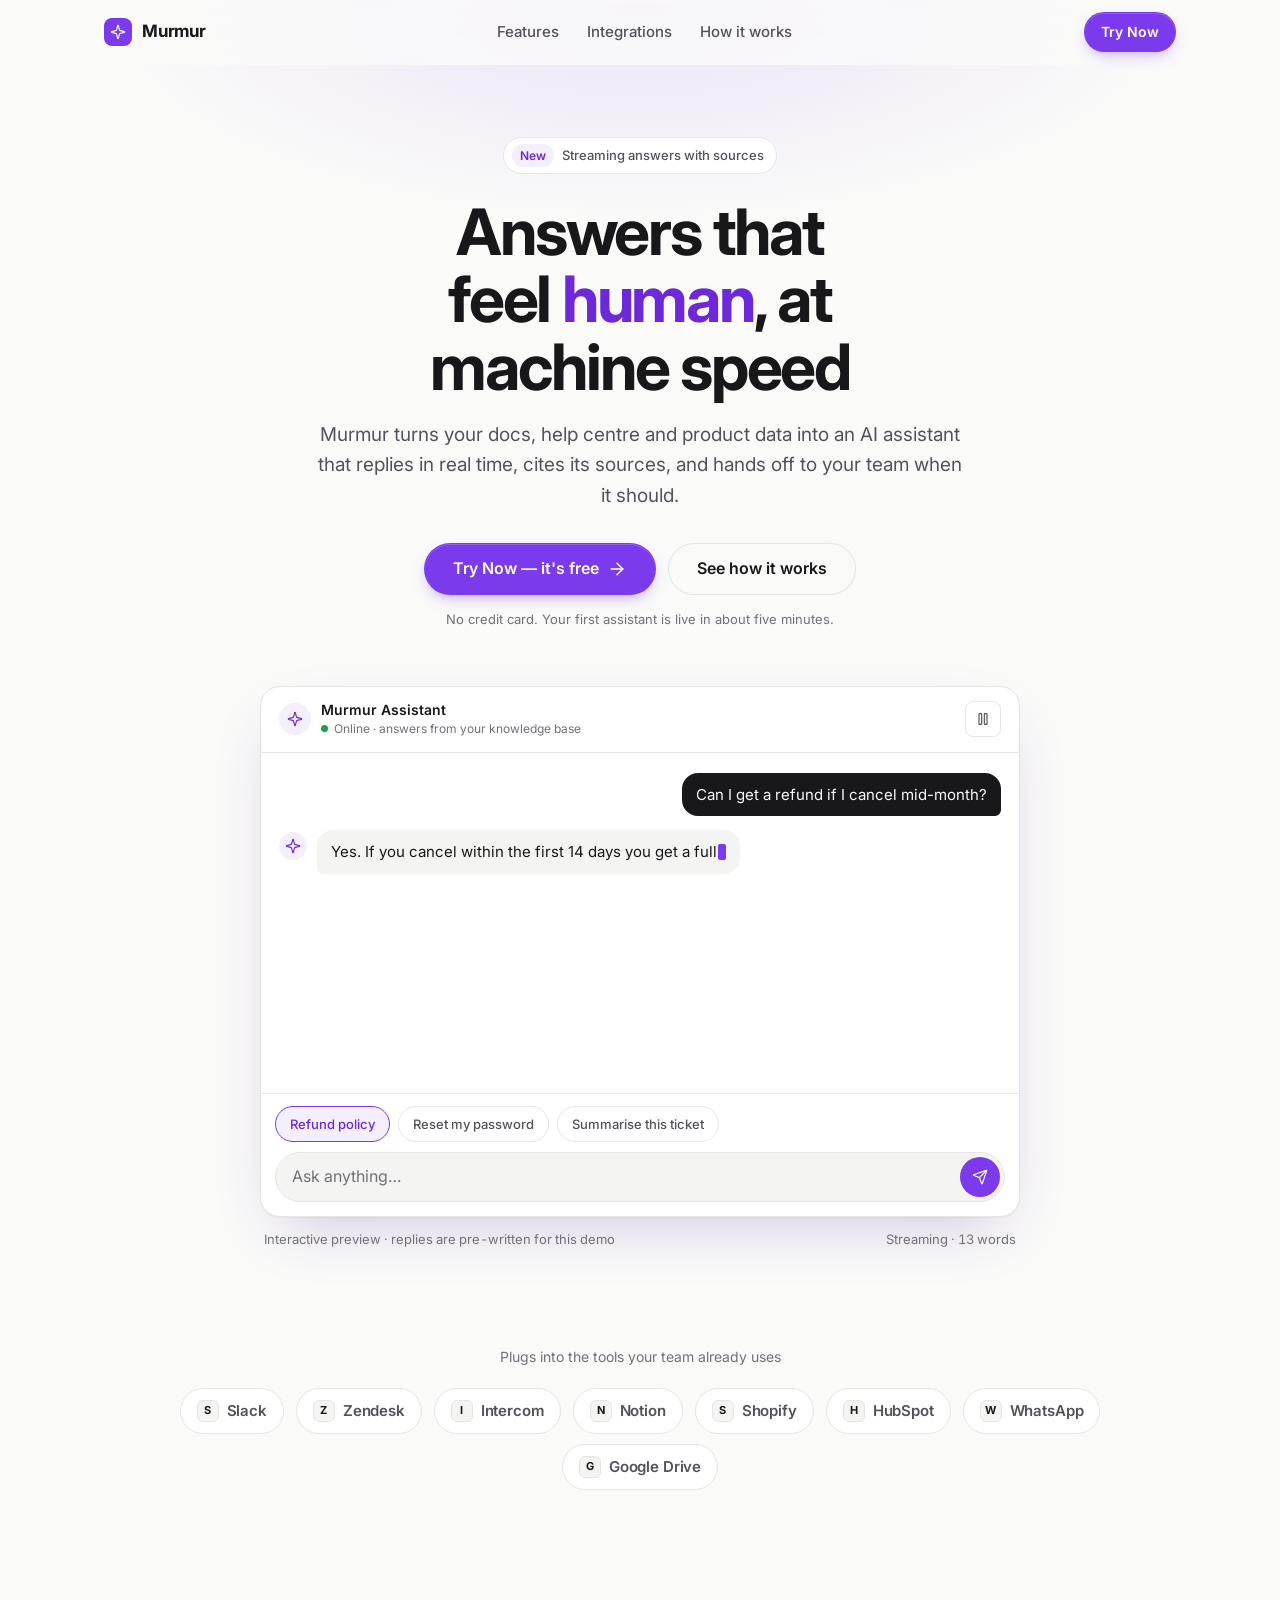
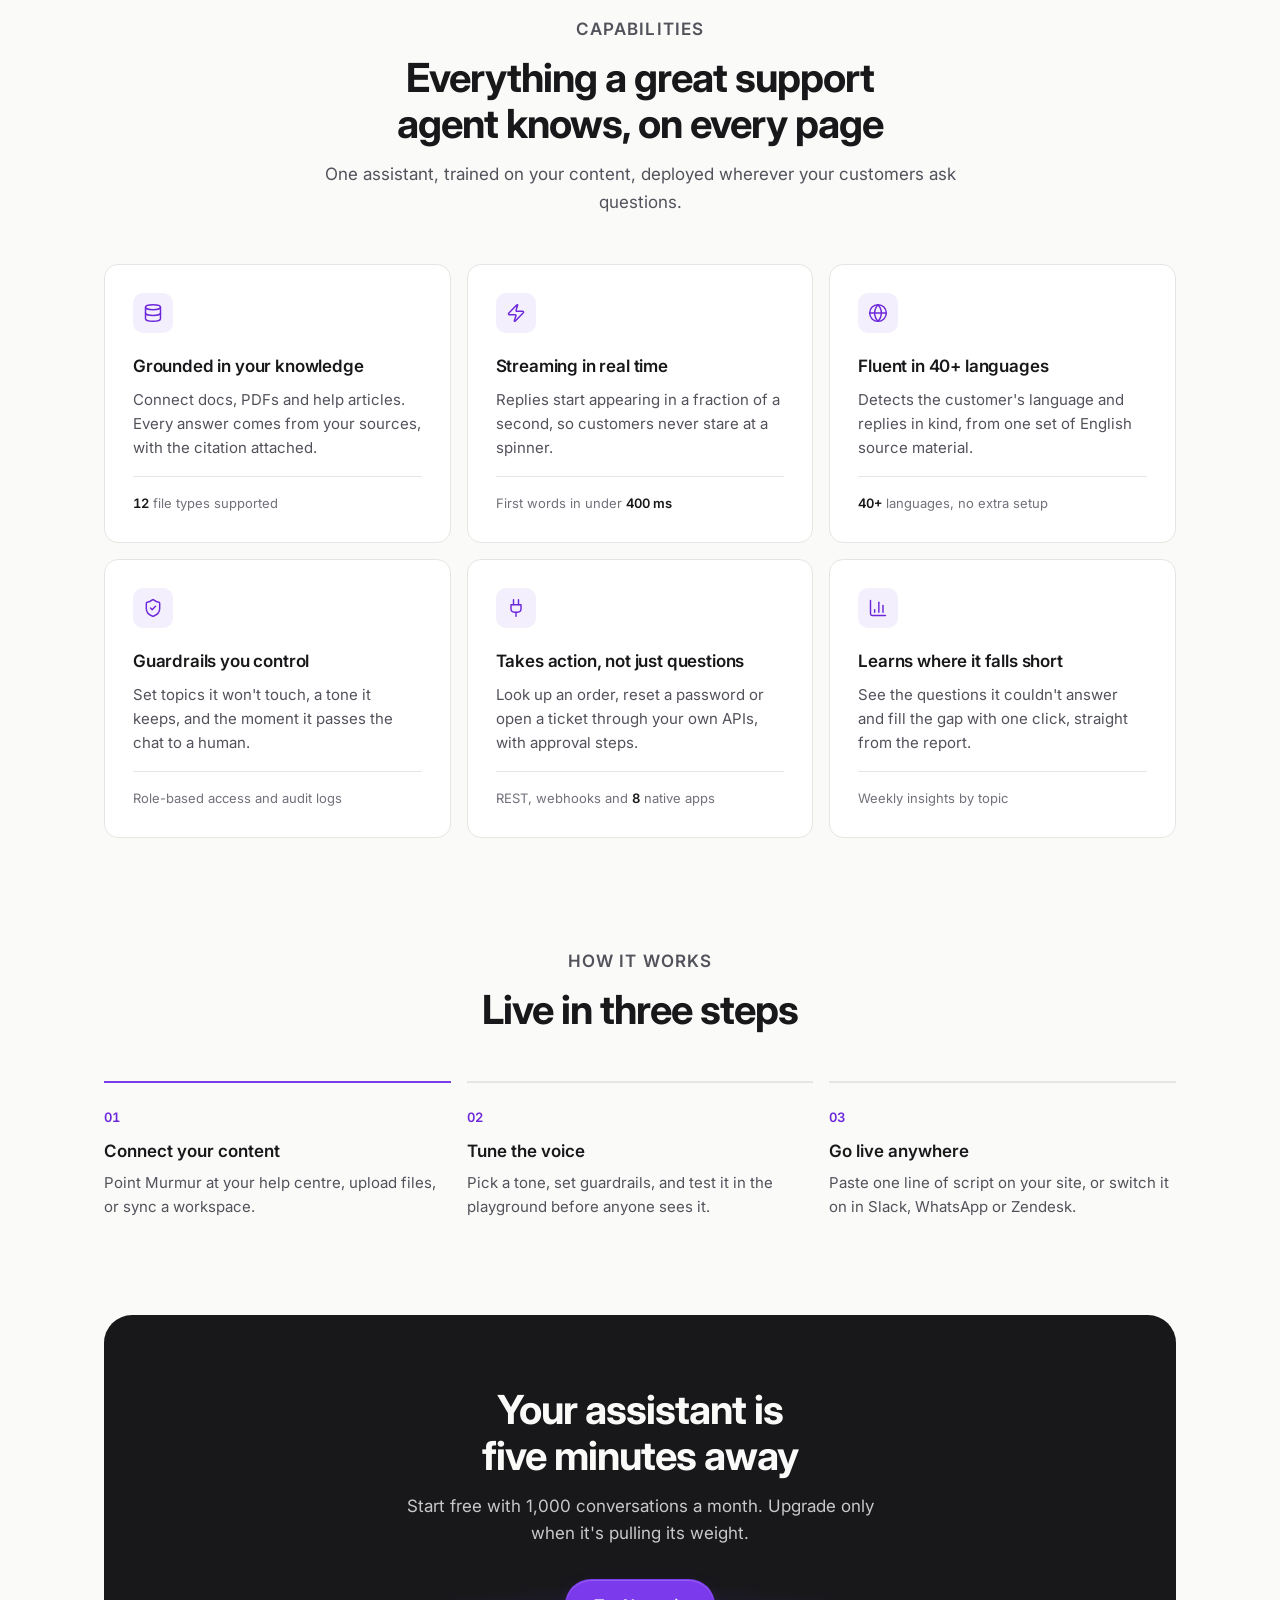
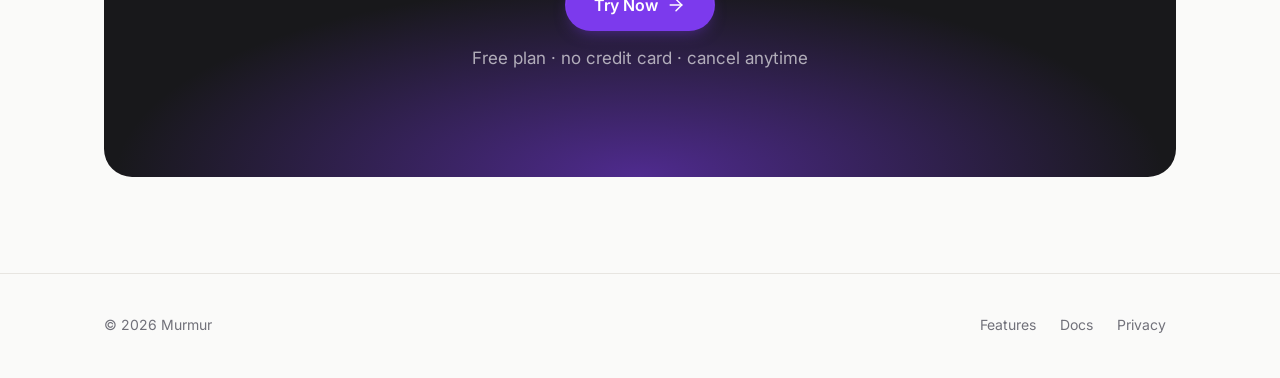
<file: ai-chatbot-landing/index.html>
<!DOCTYPE html>
<html lang="en">
<head>
<meta charset="utf-8">
<meta name="viewport" content="width=device-width, initial-scale=1">
<title>Murmur — AI assistants that answer like your best agent</title>
<meta name="description" content="Build an AI chatbot on your own knowledge in minutes. Streaming answers, 40+ languages, and a handoff to humans when it matters.">
<link rel="preconnect" href="https://fonts.googleapis.com">
<link rel="preconnect" href="https://fonts.gstatic.com" crossorigin>
<link href="https://fonts.googleapis.com/css2?family=Inter:wght@400;500;600;700&display=swap" rel="stylesheet">

<style>
:root{
  /* neutral base */
  --bg:#fafaf9;
  --surface:#ffffff;
  --surface-2:#f4f4f2;
  --line:#e7e5e1;
  --ink:#18181b;
  --ink-2:#52525b;
  --ink-3:#71717a;
  /* AI purple accent */
  --primary:#7c3aed;
  --primary-hover:#6d28d9;
  --on-primary:#ffffff;
  --primary-ink:#6d28d9;
  --primary-soft:#f3effd;
  --primary-line:#ddd3fb;
  --ring:#7c3aed;

  --radius-sm:8px;
  --radius:14px;
  --radius-lg:20px;
  --shadow:0 1px 2px rgba(24,24,27,.04),0 8px 24px -12px rgba(24,24,27,.12);
  --shadow-lg:0 1px 2px rgba(24,24,27,.04),0 24px 60px -24px rgba(76,29,149,.28);
  --ease-out:cubic-bezier(.22,.61,.36,1);
  --dur-fast:150ms;
  --dur:240ms;
  --max:1120px;
}
@media (prefers-color-scheme:dark){
  :root{
    --bg:#0c0c0e;
    --surface:#151518;
    --surface-2:#1c1c20;
    --line:#2a2a30;
    --ink:#f4f4f5;
    --ink-2:#b4b4bb;
    --ink-3:#a1a1aa;
    --primary:#7c3aed;
    --primary-hover:#8b5cf6;
    --primary-ink:#c4b5fd;
    --primary-soft:#1f1833;
    --primary-line:#3b2d63;
    --ring:#a78bfa;
    --shadow:0 1px 2px rgba(0,0,0,.4),0 8px 24px -12px rgba(0,0,0,.6);
    --shadow-lg:0 1px 2px rgba(0,0,0,.4),0 24px 60px -24px rgba(124,58,237,.35);
  }
}

*{box-sizing:border-box;margin:0;padding:0}
html{scroll-behavior:smooth;-webkit-text-size-adjust:100%}
body{
  background:var(--bg);color:var(--ink);
  font-family:"Inter",system-ui,-apple-system,"Segoe UI",sans-serif;
  font-size:16px;line-height:1.6;
  -webkit-font-smoothing:antialiased;
  overflow-x:clip;
}
a{color:inherit}
img,svg{display:block}
.icon{width:20px;height:20px;flex:none;fill:none;stroke:currentColor;stroke-width:1.75;stroke-linecap:round;stroke-linejoin:round}
.icon-sm{width:16px;height:16px}
.wrap{max-width:var(--max);margin:0 auto;padding:0 24px}
.sr-only{position:absolute;width:1px;height:1px;padding:0;margin:-1px;overflow:hidden;clip:rect(0,0,0,0);white-space:nowrap;border:0}

:focus-visible{outline:2px solid var(--ring);outline-offset:3px;border-radius:6px}

.skip{position:absolute;left:16px;top:-48px;z-index:100;background:var(--ink);color:var(--bg);padding:8px 14px;border-radius:var(--radius-sm);text-decoration:none;transition:top var(--dur-fast)}
.skip:focus{top:12px}

/* ── Buttons ─────────────────────────── */
.btn{
  display:inline-flex;align-items:center;justify-content:center;gap:8px;
  min-height:44px;padding:0 20px;border-radius:999px;
  font:inherit;font-size:15px;font-weight:600;text-decoration:none;white-space:nowrap;
  border:1px solid transparent;cursor:pointer;touch-action:manipulation;
  transition:background-color var(--dur-fast) var(--ease-out),border-color var(--dur-fast) var(--ease-out),transform var(--dur-fast) var(--ease-out),box-shadow var(--dur-fast);
}
.btn:active{transform:scale(.97)}
.btn-primary{background:var(--primary);color:var(--on-primary);box-shadow:0 1px 0 rgba(255,255,255,.18) inset,0 6px 16px -6px rgba(124,58,237,.55)}
.btn-primary:hover{background:var(--primary-hover)}
.btn-primary .icon{transition:transform var(--dur) var(--ease-out)}
.btn-primary:hover .icon{transform:translateX(3px)}
.btn-ghost{background:transparent;color:var(--ink);border-color:var(--line)}
.btn-ghost:hover{background:var(--surface-2)}
.btn-lg{min-height:52px;padding:0 28px;font-size:16px}

/* ── Nav ─────────────────────────────── */
.nav{position:sticky;top:0;z-index:40;background:color-mix(in srgb,var(--bg) 82%,transparent);backdrop-filter:saturate(1.4) blur(12px);-webkit-backdrop-filter:saturate(1.4) blur(12px);border-bottom:1px solid transparent;transition:border-color var(--dur)}
.nav.scrolled{border-color:var(--line)}
.nav-inner{display:flex;align-items:center;justify-content:space-between;gap:16px;height:64px}
.logo{display:flex;align-items:center;gap:10px;font-weight:700;font-size:17px;letter-spacing:-.01em;text-decoration:none}
.logo-mark{width:28px;height:28px;border-radius:8px;background:var(--primary);color:#fff;display:grid;place-items:center}
.logo-mark .icon{width:16px;height:16px}
.nav-links{display:flex;gap:4px;list-style:none}
.nav-links a{display:inline-flex;align-items:center;min-height:40px;padding:0 12px;border-radius:8px;color:var(--ink-2);text-decoration:none;font-size:15px;font-weight:500;transition:color var(--dur-fast),background-color var(--dur-fast)}
.nav-links a:hover{color:var(--ink);background:var(--surface-2)}
.nav .btn{min-height:40px;padding:0 16px;font-size:14px}

/* ── Hero ────────────────────────────── */
.hero{padding:72px 0 56px;text-align:center;position:relative}
.hero::before{
  content:"";position:absolute;inset:-64px 0 auto;height:520px;z-index:-1;pointer-events:none;
  background:radial-gradient(60% 60% at 50% 0%,color-mix(in srgb,var(--primary) 12%,transparent),transparent 70%);
}
.eyebrow{display:inline-flex;align-items:center;gap:8px;padding:6px 12px 6px 8px;border-radius:999px;background:var(--surface);border:1px solid var(--line);font-size:13px;font-weight:500;color:var(--ink-2);margin-bottom:24px}
.eyebrow b{background:var(--primary-soft);color:var(--primary-ink);font-weight:600;padding:2px 8px;border-radius:999px;font-size:12px}
h1{font-size:clamp(36px,6vw,64px);line-height:1.05;letter-spacing:-.035em;font-weight:700;max-width:14ch;margin:0 auto;text-wrap:balance}
h1 em{font-style:normal;color:var(--primary-ink)}
.lede{font-size:clamp(17px,2vw,19px);color:var(--ink-2);max-width:56ch;margin:20px auto 0;text-wrap:pretty}
.hero-cta{display:flex;gap:12px;justify-content:center;flex-wrap:wrap;margin-top:32px}
.fine{margin-top:14px;font-size:13px;color:var(--ink-3)}

/* ── Chat preview ────────────────────── */
.demo{max-width:760px;margin:56px auto 0;text-align:left}
.chat{background:var(--surface);border:1px solid var(--line);border-radius:var(--radius-lg);box-shadow:var(--shadow-lg);overflow:hidden}
.chat-head{display:flex;align-items:center;justify-content:space-between;gap:12px;padding:14px 18px;border-bottom:1px solid var(--line)}
.agent{display:flex;align-items:center;gap:10px}
.avatar{width:32px;height:32px;border-radius:50%;background:var(--primary-soft);color:var(--primary-ink);display:grid;place-items:center;flex:none}
.avatar .icon{width:16px;height:16px}
.agent-name{font-weight:600;font-size:14px;line-height:1.3}
.agent-status{font-size:12px;color:var(--ink-3);display:flex;align-items:center;gap:6px}
.dot{width:7px;height:7px;border-radius:50%;background:#16a34a}
.icon-btn{width:36px;height:36px;display:grid;place-items:center;border-radius:8px;border:1px solid var(--line);background:var(--surface);color:var(--ink-2);cursor:pointer;transition:background-color var(--dur-fast),color var(--dur-fast)}
.icon-btn:hover{background:var(--surface-2);color:var(--ink)}
.icon-btn .icon{width:16px;height:16px}

.log{padding:20px 18px;display:flex;flex-direction:column;gap:14px;height:340px;overflow-y:auto;scroll-behavior:smooth;overscroll-behavior:contain}
.msg{display:flex;gap:10px;max-width:88%;animation:msg-in var(--dur) var(--ease-out) both}
.msg.user{align-self:flex-end;flex-direction:row-reverse}
.bubble{padding:10px 14px;border-radius:16px;font-size:15px;line-height:1.55;white-space:pre-wrap;overflow-wrap:anywhere}
.msg.user .bubble{background:var(--ink);color:var(--bg);border-bottom-right-radius:6px}
.msg.ai .bubble{background:var(--surface-2);color:var(--ink);border-bottom-left-radius:6px}
.msg.ai .avatar{width:28px;height:28px;margin-top:2px}
.caret{display:inline-block;width:.5em;height:1.05em;margin-left:1px;vertical-align:-.15em;background:var(--primary);border-radius:2px;animation:blink 1s steps(2,start) infinite}
.typing{display:inline-flex;gap:4px;padding:4px 0}
.typing i{width:6px;height:6px;border-radius:50%;background:var(--ink-3);animation:bounce 1.1s infinite var(--ease-out)}
.typing i:nth-child(2){animation-delay:.15s}
.typing i:nth-child(3){animation-delay:.3s}
.cite{display:inline-flex;align-items:center;gap:6px;margin-top:8px;font-size:12px;font-weight:500;color:var(--primary-ink);background:var(--primary-soft);border:1px solid var(--primary-line);padding:3px 10px;border-radius:999px;animation:msg-in var(--dur) var(--ease-out) both}
.cite .icon{width:12px;height:12px}

.chat-foot{border-top:1px solid var(--line);padding:12px 14px 14px}
.chips{display:flex;gap:8px;flex-wrap:wrap;margin-bottom:10px}
.chip{min-height:36px;padding:0 14px;border-radius:999px;border:1px solid var(--line);background:var(--surface);color:var(--ink-2);font:inherit;font-size:13px;font-weight:500;cursor:pointer;transition:border-color var(--dur-fast),color var(--dur-fast),background-color var(--dur-fast)}
.chip:hover{border-color:var(--primary-line);color:var(--ink)}
.chip[aria-pressed="true"]{border-color:var(--primary);color:var(--primary-ink);background:var(--primary-soft)}
.composer{display:flex;gap:8px;align-items:center;background:var(--surface-2);border:1px solid var(--line);border-radius:999px;padding:4px 4px 4px 16px;transition:border-color var(--dur-fast)}
.composer:focus-within{border-color:var(--primary)}
.composer input{flex:1;min-width:0;border:0;background:transparent;font:inherit;font-size:16px;color:var(--ink);min-height:40px;outline:0}
.composer input::placeholder{color:var(--ink-3)}
.send{width:40px;height:40px;border-radius:50%;border:0;background:var(--primary);color:#fff;display:grid;place-items:center;cursor:pointer;flex:none;transition:background-color var(--dur-fast),transform var(--dur-fast)}
.send:hover{background:var(--primary-hover)}
.send:active{transform:scale(.94)}
.send .icon{width:16px;height:16px}
.demo-note{display:flex;justify-content:space-between;gap:12px;flex-wrap:wrap;margin-top:12px;font-size:13px;color:var(--ink-3);padding:0 4px}
.demo-note span{font-variant-numeric:tabular-nums}

/* ── Sections ────────────────────────── */
section{scroll-margin-top:72px}
.section{padding:96px 0}
.section-head{text-align:center;max-width:640px;margin:0 auto 48px}
.kicker{font-size:13px;font-weight:600;letter-spacing:.06em;text-transform:uppercase;color:var(--primary-ink);margin-bottom:12px}
h2{font-size:clamp(28px,4vw,40px);line-height:1.15;letter-spacing:-.025em;font-weight:700;text-wrap:balance}
.section-head p{color:var(--ink-2);margin-top:14px;font-size:17px}

/* Integrations */
.logos{padding:40px 0 16px}
.logos p{text-align:center;font-size:14px;color:var(--ink-3);margin-bottom:20px}
.logo-row{display:flex;flex-wrap:wrap;justify-content:center;gap:10px 12px;list-style:none}
.logo-row li{display:flex;align-items:center;gap:8px;padding:10px 16px;border-radius:999px;border:1px solid var(--line);background:var(--surface);font-weight:600;font-size:15px;color:var(--ink-2);letter-spacing:-.01em}
.mono{width:22px;height:22px;border-radius:6px;background:var(--surface-2);border:1px solid var(--line);display:grid;place-items:center;font-size:11px;font-weight:700;color:var(--ink)}

/* Features */
.features{display:grid;grid-template-columns:repeat(3,1fr);gap:16px}
.card{background:var(--surface);border:1px solid var(--line);border-radius:var(--radius);padding:28px;transition:border-color var(--dur) var(--ease-out),box-shadow var(--dur) var(--ease-out),transform var(--dur) var(--ease-out)}
.card:hover{border-color:var(--primary-line);box-shadow:var(--shadow);transform:translateY(-2px)}
.card-icon{width:40px;height:40px;border-radius:10px;background:var(--primary-soft);color:var(--primary-ink);display:grid;place-items:center;margin-bottom:20px}
.card h3{font-size:17px;font-weight:600;letter-spacing:-.01em;margin-bottom:8px}
.card p{color:var(--ink-2);font-size:15px}
.card .stat{margin-top:16px;padding-top:16px;border-top:1px solid var(--line);font-size:13px;color:var(--ink-3)}
.card .stat b{color:var(--ink);font-weight:600;font-variant-numeric:tabular-nums}

/* Steps */
.steps{display:grid;grid-template-columns:repeat(3,1fr);gap:16px;list-style:none;counter-reset:step}
.steps li{padding:24px 0 0;border-top:2px solid var(--line);counter-increment:step}
.steps li:first-child{border-color:var(--primary)}
.steps li::before{content:"0" counter(step);display:block;font-size:13px;font-weight:600;color:var(--primary-ink);margin-bottom:10px;font-variant-numeric:tabular-nums}
.steps h3{font-size:17px;font-weight:600;margin-bottom:6px}
.steps p{color:var(--ink-2);font-size:15px}

/* Final CTA */
.cta{padding:0 0 96px}
.cta-box{position:relative;overflow:hidden;text-align:center;padding:72px 24px;border-radius:28px;background:var(--ink);color:var(--bg)}
.cta-box::before{content:"";position:absolute;inset:auto -20% -60% -20%;height:120%;background:radial-gradient(50% 50% at 50% 50%,rgba(124,58,237,.55),transparent 70%);pointer-events:none}
.cta-box > *{position:relative}
.cta-box h2{max-width:18ch;margin:0 auto}
.cta-box p{margin:14px auto 32px;max-width:46ch;opacity:.78;font-size:17px}
.cta-box .fine{color:inherit;opacity:.65}
@media (prefers-color-scheme:dark){
  .cta-box{background:var(--surface-2);color:var(--ink);border:1px solid var(--line)}
}

footer{border-top:1px solid var(--line);padding:32px 0;color:var(--ink-3);font-size:14px}
.foot{display:flex;justify-content:space-between;align-items:center;gap:16px;flex-wrap:wrap}
.foot ul{display:flex;gap:4px;list-style:none}
.foot a{display:inline-flex;align-items:center;min-height:40px;padding:0 10px;text-decoration:none;border-radius:8px}
.foot a:hover{color:var(--ink)}

/* Reveal */
.reveal{opacity:0;transform:translateY(16px);transition:opacity 450ms var(--ease-out),transform 450ms var(--ease-out)}
.reveal.in{opacity:1;transform:none}

@keyframes msg-in{from{opacity:0;transform:translateY(6px)}to{opacity:1;transform:none}}
@keyframes blink{to{visibility:hidden}}
@keyframes bounce{0%,80%,100%{transform:translateY(0);opacity:.5}40%{transform:translateY(-4px);opacity:1}}

/* Responsive */
@media (max-width:960px){
  .features{grid-template-columns:repeat(2,1fr)}
}
@media (max-width:720px){
  .nav-links{display:none}
  .hero{padding:48px 0 40px}
  .demo{margin-top:40px}
  .log{height:320px;padding:16px 14px}
  .msg{max-width:94%}
  .section{padding:72px 0}
  .features,.steps{grid-template-columns:1fr}
  .cta-box{padding:56px 20px;border-radius:20px}
}
@media (max-width:420px){
  .wrap{padding:0 16px}
  .hero-cta .btn{width:100%}
}

@media (prefers-reduced-motion:reduce){
  *,*::before,*::after{animation-duration:.01ms!important;animation-iteration-count:1!important;transition-duration:.01ms!important;scroll-behavior:auto!important}
  .reveal{opacity:1;transform:none}
  .caret{display:none}
}
</style>
</head>
<body>

<a class="skip" href="#main">Skip to content</a>

<!-- Icon sprite (Lucide, ISC licence) -->
<svg width="0" height="0" style="position:absolute" aria-hidden="true">
  <symbol id="i-sparkles" viewBox="0 0 24 24"><path d="M9.937 15.5A2 2 0 0 0 8.5 14.063l-6.135-1.582a.5.5 0 0 1 0-.962L8.5 9.936A2 2 0 0 0 9.937 8.5l1.582-6.135a.5.5 0 0 1 .963 0L14.063 8.5A2 2 0 0 0 15.5 9.937l6.135 1.581a.5.5 0 0 1 0 .964L15.5 14.063a2 2 0 0 0-1.437 1.437l-1.582 6.135a.5.5 0 0 1-.963 0z"/></symbol>
  <symbol id="i-arrow" viewBox="0 0 24 24"><path d="M5 12h14"/><path d="m12 5 7 7-7 7"/></symbol>
  <symbol id="i-send" viewBox="0 0 24 24"><path d="M14.536 21.686a.5.5 0 0 0 .937-.024l6.5-19a.496.496 0 0 0-.635-.635l-19 6.5a.5.5 0 0 0-.024.937l7.93 3.18a2 2 0 0 1 1.112 1.11z"/><path d="m21.854 2.147-10.94 10.939"/></symbol>
  <symbol id="i-replay" viewBox="0 0 24 24"><path d="M3 12a9 9 0 1 0 9-9 9.75 9.75 0 0 0-6.74 2.74L3 8"/><path d="M3 3v5h5"/></symbol>
  <symbol id="i-pause" viewBox="0 0 24 24"><rect x="14" y="4" width="4" height="16" rx="1"/><rect x="6" y="4" width="4" height="16" rx="1"/></symbol>
  <symbol id="i-play" viewBox="0 0 24 24"><polygon points="6 3 20 12 6 21 6 3"/></symbol>
  <symbol id="i-db" viewBox="0 0 24 24"><ellipse cx="12" cy="5" rx="9" ry="3"/><path d="M3 5V19A9 3 0 0 0 21 19V5"/><path d="M3 12A9 3 0 0 0 21 12"/></symbol>
  <symbol id="i-zap" viewBox="0 0 24 24"><path d="M4 14a1 1 0 0 1-.78-1.63l9.9-10.2a.5.5 0 0 1 .86.46l-1.92 6.02A1 1 0 0 0 13 10h7a1 1 0 0 1 .78 1.63l-9.9 10.2a.5.5 0 0 1-.86-.46l1.92-6.02A1 1 0 0 0 11 14z"/></symbol>
  <symbol id="i-globe" viewBox="0 0 24 24"><circle cx="12" cy="12" r="10"/><path d="M12 2a14.5 14.5 0 0 0 0 20 14.5 14.5 0 0 0 0-20"/><path d="M2 12h20"/></symbol>
  <symbol id="i-shield" viewBox="0 0 24 24"><path d="M20 13c0 5-3.5 7.5-7.66 8.95a1 1 0 0 1-.67-.01C7.5 20.5 4 18 4 13V6a1 1 0 0 1 1-1c2 0 4.5-1.2 6.24-2.72a1.17 1.17 0 0 1 1.52 0C14.51 3.81 17 5 19 5a1 1 0 0 1 1 1z"/><path d="m9 12 2 2 4-4"/></symbol>
  <symbol id="i-plug" viewBox="0 0 24 24"><path d="M12 22v-5"/><path d="M9 8V2"/><path d="M15 8V2"/><path d="M18 8v5a4 4 0 0 1-4 4h-4a4 4 0 0 1-4-4V8Z"/></symbol>
  <symbol id="i-chart" viewBox="0 0 24 24"><path d="M3 3v16a2 2 0 0 0 2 2h16"/><path d="M18 17V9"/><path d="M13 17V5"/><path d="M8 17v-3"/></symbol>
  <symbol id="i-file" viewBox="0 0 24 24"><path d="M15 2H6a2 2 0 0 0-2 2v16a2 2 0 0 0 2 2h12a2 2 0 0 0 2-2V7Z"/><path d="M14 2v4a2 2 0 0 0 2 2h4"/></symbol>
</svg>

<header class="nav" id="nav">
  <div class="wrap nav-inner">
    <a class="logo" href="#top" aria-label="Murmur home">
      <span class="logo-mark"><svg class="icon" aria-hidden="true"><use href="#i-sparkles"/></svg></span>
      Murmur
    </a>
    <nav aria-label="Primary">
      <ul class="nav-links">
        <li><a href="#features">Features</a></li>
        <li><a href="#integrations">Integrations</a></li>
        <li><a href="#how">How it works</a></li>
      </ul>
    </nav>
    <a class="btn btn-primary" href="#try">Try Now</a>
  </div>
</header>

<main id="main">

  <!-- Hero + live conversation preview -->
  <section class="hero" id="top">
    <div class="wrap">
      <span class="eyebrow"><b>New</b> Streaming answers with sources</span>
      <h1>Answers that feel <em>human</em>, at machine speed</h1>
      <p class="lede">Murmur turns your docs, help centre and product data into an AI assistant that replies in real time, cites its sources, and hands off to your team when it should.</p>
      <div class="hero-cta">
        <a class="btn btn-primary btn-lg" href="#try">Try Now — it's free <svg class="icon" aria-hidden="true"><use href="#i-arrow"/></svg></a>
        <a class="btn btn-ghost btn-lg" href="#how">See how it works</a>
      </div>
      <p class="fine">No credit card. Your first assistant is live in about five minutes.</p>

      <div class="demo reveal">
        <div class="chat">
          <div class="chat-head">
            <div class="agent">
              <span class="avatar"><svg class="icon" aria-hidden="true"><use href="#i-sparkles"/></svg></span>
              <div>
                <div class="agent-name">Murmur Assistant</div>
                <div class="agent-status"><span class="dot" aria-hidden="true"></span>Online · answers from your knowledge base</div>
              </div>
            </div>
            <button class="icon-btn" id="demoToggle" type="button" aria-label="Pause demo">
              <svg class="icon" aria-hidden="true"><use href="#i-pause"/></svg>
            </button>
          </div>

          <div class="log" id="log" role="log" aria-live="polite" aria-label="Demo conversation"></div>

          <div class="chat-foot">
            <div class="chips" role="group" aria-label="Example questions">
              <button class="chip" type="button" data-prompt="0" aria-pressed="false">Refund policy</button>
              <button class="chip" type="button" data-prompt="1" aria-pressed="false">Reset my password</button>
              <button class="chip" type="button" data-prompt="2" aria-pressed="false">Summarise this ticket</button>
            </div>
            <form class="composer" id="composer">
              <label for="ask" class="sr-only">Ask the demo assistant</label>
              <input id="ask" type="text" autocomplete="off" placeholder="Ask anything…" maxlength="160">
              <button class="send" type="submit" aria-label="Send"><svg class="icon" aria-hidden="true"><use href="#i-send"/></svg></button>
            </form>
          </div>
        </div>
        <div class="demo-note">
          <span>Interactive preview · replies are pre-written for this demo</span>
          <span id="demoStat" aria-hidden="true"></span>
        </div>
      </div>
    </div>
  </section>

  <!-- Integrations -->
  <section class="logos" id="integrations" aria-labelledby="int-title">
    <div class="wrap">
      <p id="int-title">Plugs into the tools your team already uses</p>
      <ul class="logo-row">
        <li><span class="mono" aria-hidden="true">S</span>Slack</li>
        <li><span class="mono" aria-hidden="true">Z</span>Zendesk</li>
        <li><span class="mono" aria-hidden="true">I</span>Intercom</li>
        <li><span class="mono" aria-hidden="true">N</span>Notion</li>
        <li><span class="mono" aria-hidden="true">S</span>Shopify</li>
        <li><span class="mono" aria-hidden="true">H</span>HubSpot</li>
        <li><span class="mono" aria-hidden="true">W</span>WhatsApp</li>
        <li><span class="mono" aria-hidden="true">G</span>Google Drive</li>
      </ul>
    </div>
  </section>

  <!-- Features -->
  <section class="section" id="features" aria-labelledby="feat-title">
    <div class="wrap">
      <div class="section-head reveal">
        <p class="kicker">Capabilities</p>
        <h2 id="feat-title">Everything a great support agent knows, on every page</h2>
        <p>One assistant, trained on your content, deployed wherever your customers ask questions.</p>
      </div>
      <div class="features">
        <article class="card reveal">
          <div class="card-icon"><svg class="icon" aria-hidden="true"><use href="#i-db"/></svg></div>
          <h3>Grounded in your knowledge</h3>
          <p>Connect docs, PDFs and help articles. Every answer comes from your sources, with the citation attached.</p>
          <div class="stat"><b>12</b> file types supported</div>
        </article>
        <article class="card reveal">
          <div class="card-icon"><svg class="icon" aria-hidden="true"><use href="#i-zap"/></svg></div>
          <h3>Streaming in real time</h3>
          <p>Replies start appearing in a fraction of a second, so customers never stare at a spinner.</p>
          <div class="stat">First words in under <b>400 ms</b></div>
        </article>
        <article class="card reveal">
          <div class="card-icon"><svg class="icon" aria-hidden="true"><use href="#i-globe"/></svg></div>
          <h3>Fluent in 40+ languages</h3>
          <p>Detects the customer's language and replies in kind, from one set of English source material.</p>
          <div class="stat"><b>40+</b> languages, no extra setup</div>
        </article>
        <article class="card reveal">
          <div class="card-icon"><svg class="icon" aria-hidden="true"><use href="#i-shield"/></svg></div>
          <h3>Guardrails you control</h3>
          <p>Set topics it won't touch, a tone it keeps, and the moment it passes the chat to a human.</p>
          <div class="stat">Role-based access and audit logs</div>
        </article>
        <article class="card reveal">
          <div class="card-icon"><svg class="icon" aria-hidden="true"><use href="#i-plug"/></svg></div>
          <h3>Takes action, not just questions</h3>
          <p>Look up an order, reset a password or open a ticket through your own APIs, with approval steps.</p>
          <div class="stat">REST, webhooks and <b>8</b> native apps</div>
        </article>
        <article class="card reveal">
          <div class="card-icon"><svg class="icon" aria-hidden="true"><use href="#i-chart"/></svg></div>
          <h3>Learns where it falls short</h3>
          <p>See the questions it couldn't answer and fill the gap with one click, straight from the report.</p>
          <div class="stat">Weekly insights by topic</div>
        </article>
      </div>
    </div>
  </section>

  <!-- How it works -->
  <section class="section" id="how" aria-labelledby="how-title" style="padding-top:0">
    <div class="wrap">
      <div class="section-head reveal">
        <p class="kicker">How it works</p>
        <h2 id="how-title">Live in three steps</h2>
      </div>
      <ol class="steps">
        <li class="reveal"><h3>Connect your content</h3><p>Point Murmur at your help centre, upload files, or sync a workspace.</p></li>
        <li class="reveal"><h3>Tune the voice</h3><p>Pick a tone, set guardrails, and test it in the playground before anyone sees it.</p></li>
        <li class="reveal"><h3>Go live anywhere</h3><p>Paste one line of script on your site, or switch it on in Slack, WhatsApp or Zendesk.</p></li>
      </ol>
    </div>
  </section>

  <!-- Final CTA -->
  <section class="cta" id="try" aria-labelledby="cta-title">
    <div class="wrap">
      <div class="cta-box reveal">
        <h2 id="cta-title">Your assistant is five minutes away</h2>
        <p>Start free with 1,000 conversations a month. Upgrade only when it's pulling its weight.</p>
        <a class="btn btn-primary btn-lg" href="#try">Try Now <svg class="icon" aria-hidden="true"><use href="#i-arrow"/></svg></a>
        <p class="fine">Free plan · no credit card · cancel anytime</p>
      </div>
    </div>
  </section>

</main>

<footer>
  <div class="wrap foot">
    <span>© 2026 Murmur</span>
    <ul>
      <li><a href="#features">Features</a></li>
      <li><a href="#how">Docs</a></li>
      <li><a href="#top">Privacy</a></li>
    </ul>
  </div>
</footer>

<script>
(() => {
  const CONVERSATIONS = [
    {
      q: "Can I get a refund if I cancel mid-month?",
      a: "Yes. If you cancel within the first 14 days you get a full refund.\n\nAfter that, you keep access until the end of the billing period and won't be charged again. Annual plans are refunded pro rata for unused months.",
      src: "Billing & refunds policy"
    },
    {
      q: "I forgot my password, how do I reset it?",
      a: "No problem. Here's the quickest way:\n\n1. Go to the sign-in page and choose \"Forgot password\".\n2. Enter the email on your account.\n3. Open the link we send you within 30 minutes and pick a new password.\n\nWant me to send the reset email to you now?",
      src: "Account help · Sign-in"
    },
    {
      q: "Summarise ticket #4821 for me.",
      a: "Ticket #4821: the customer's order arrived with a damaged lid.\n\n• Asked for a replacement, not a refund\n• Photos attached, order is within warranty\n• Suggested next step: approve a free replacement and share tracking",
      src: "Zendesk · Ticket #4821"
    }
  ];
  const FALLBACK = "That's a great question. In this preview I can only answer the example topics above, but your own Murmur assistant would answer it from your knowledge base, with a source attached.\n\nTap \"Try Now\" to build one in about five minutes.";

  const reduced = matchMedia("(prefers-reduced-motion: reduce)").matches;
  const log = document.getElementById("log");
  const chips = [...document.querySelectorAll(".chip")];
  const toggle = document.getElementById("demoToggle");
  const stat = document.getElementById("demoStat");
  const ns = "http://www.w3.org/2000/svg";

  let run = 0;          // bumps on every new stream so old loops stop
  let paused = false;
  let visible = true;
  let autoIndex = 0;
  let autoplay = !reduced;
  let autoTimer;

  const sleep = (ms) => new Promise((r) => setTimeout(r, ms));
  const waitWhilePaused = async (id) => { while ((paused || !visible) && id === run) await sleep(120); };

  function icon(name, cls = "icon") {
    const svg = document.createElementNS(ns, "svg");
    svg.setAttribute("class", cls);
    svg.setAttribute("aria-hidden", "true");
    const use = document.createElementNS(ns, "use");
    use.setAttribute("href", "#i-" + name);
    svg.appendChild(use);
    return svg;
  }

  function addMessage(role, text = "") {
    const row = document.createElement("div");
    row.className = "msg " + role;
    if (role === "ai") {
      const av = document.createElement("span");
      av.className = "avatar";
      av.appendChild(icon("sparkles"));
      row.appendChild(av);
    }
    const col = document.createElement("div");
    const bubble = document.createElement("div");
    bubble.className = "bubble";
    bubble.textContent = text;
    col.appendChild(bubble);
    row.appendChild(col);
    log.appendChild(row);
    scrollDown();
    return { bubble, col };
  }

  function scrollDown() { log.scrollTop = log.scrollHeight; }

  function setPressed(index) {
    chips.forEach((c, i) => c.setAttribute("aria-pressed", String(i === index)));
  }

  async function play(convo, index = -1) {
    const id = ++run;
    clearTimeout(autoTimer);
    setPressed(index);
    log.replaceChildren();
    log.setAttribute("aria-busy", "true");
    stat.textContent = "";

    addMessage("user", convo.q);
    const { bubble, col } = addMessage("ai");

    if (reduced) {
      bubble.textContent = convo.a;
      finish(col, convo, id, 0, 0);
      return;
    }

    // "thinking" indicator
    bubble.innerHTML = '<span class="typing" aria-label="Assistant is typing"><i></i><i></i><i></i></span>';
    await sleep(650);
    await waitWhilePaused(id);
    if (id !== run) return;

    const text = document.createTextNode("");
    const caret = document.createElement("span");
    caret.className = "caret";
    bubble.replaceChildren(text, caret);

    const tokens = convo.a.match(/\s+|[^\s]+/g) || [];
    const started = performance.now();
    let words = 0;
    for (const tok of tokens) {
      await waitWhilePaused(id);
      if (id !== run) return;
      text.data += tok;
      if (/\S/.test(tok)) words++;
      stat.textContent = `Streaming · ${words} words`;
      scrollDown();
      await sleep(/\n/.test(tok) ? 140 : 28 + Math.random() * 42);
    }
    caret.remove();
    finish(col, convo, id, words, performance.now() - started);
  }

  function finish(col, convo, id, words, ms) {
    if (id !== run) return;
    log.setAttribute("aria-busy", "false");
    if (convo.src) {
      const cite = document.createElement("span");
      cite.className = "cite";
      cite.appendChild(icon("file"));
      cite.append("Source: " + convo.src);
      col.appendChild(cite);
      scrollDown();
    }
    stat.textContent = words ? `Streamed ${words} words in ${(ms / 1000).toFixed(1)}s` : "";
    if (!autoplay) setIdle(true);
    if (autoplay) {
      autoTimer = setTimeout(async () => {
        await waitWhilePaused(id);
        if (id !== run || !autoplay) return;
        autoIndex = (autoIndex + 1) % CONVERSATIONS.length;
        play(CONVERSATIONS[autoIndex], autoIndex);
      }, 3500);
    }
  }

  let idle = false;
  function setPaused(p) {
    paused = p;
    idle = false;
    toggle.setAttribute("aria-label", p ? "Resume demo" : "Pause demo");
    toggle.replaceChildren(icon(p ? "play" : "pause"));
  }
  function setIdle(on) {
    idle = on;
    toggle.setAttribute("aria-label", "Replay demo");
    toggle.replaceChildren(icon("replay"));
  }

  // User takes over: stop the auto tour
  chips.forEach((chip, i) => chip.addEventListener("click", () => {
    autoplay = false;
    setPaused(false);
    play(CONVERSATIONS[i], i);
  }));

  document.getElementById("composer").addEventListener("submit", (e) => {
    e.preventDefault();
    const input = document.getElementById("ask");
    const q = input.value.trim();
    if (!q) { input.focus(); return; }
    autoplay = false;
    setPaused(false);
    input.value = "";
    const lower = q.toLowerCase();
    const match = CONVERSATIONS.findIndex((c, i) =>
      [["refund", "cancel"], ["password", "reset", "sign in", "login"], ["summar", "ticket"]][i].some((k) => lower.includes(k)));
    const convo = match >= 0 ? { ...CONVERSATIONS[match], q } : { q, a: FALLBACK, src: "" };
    play(convo, match);
  });

  toggle.addEventListener("click", () => {
    if (idle) {
      autoplay = !reduced;
      setPaused(false);
      play(CONVERSATIONS[autoIndex], autoIndex);
      return;
    }
    setPaused(!paused);
  });

  // Pause the stream when the preview is off screen or the tab is hidden
  const demo = document.querySelector(".demo");
  new IntersectionObserver(([e]) => { visible = e.isIntersecting && !document.hidden; }, { threshold: .2 }).observe(demo);
  document.addEventListener("visibilitychange", () => { if (document.hidden) visible = false; });

  // Reveal on scroll
  const reveals = document.querySelectorAll(".reveal");
  if (reduced || !("IntersectionObserver" in window)) {
    reveals.forEach((el) => el.classList.add("in"));
  } else {
    const io = new IntersectionObserver((entries) => {
      entries.forEach((e) => {
        if (!e.isIntersecting) return;
        const siblings = [...e.target.parentElement.children].filter((c) => c.classList.contains("reveal"));
        e.target.style.transitionDelay = Math.min(siblings.indexOf(e.target), 5) * 50 + "ms";
        e.target.classList.add("in");
        io.unobserve(e.target);
      });
    }, { rootMargin: "0px 0px -8% 0px" });
    reveals.forEach((el) => io.observe(el));
  }

  // Nav border once the page scrolls
  const nav = document.getElementById("nav");
  const onScroll = () => nav.classList.toggle("scrolled", scrollY > 8);
  addEventListener("scroll", onScroll, { passive: true });
  onScroll();

  play(CONVERSATIONS[0], 0);
})();
</script>
</body>
</html>
</file>
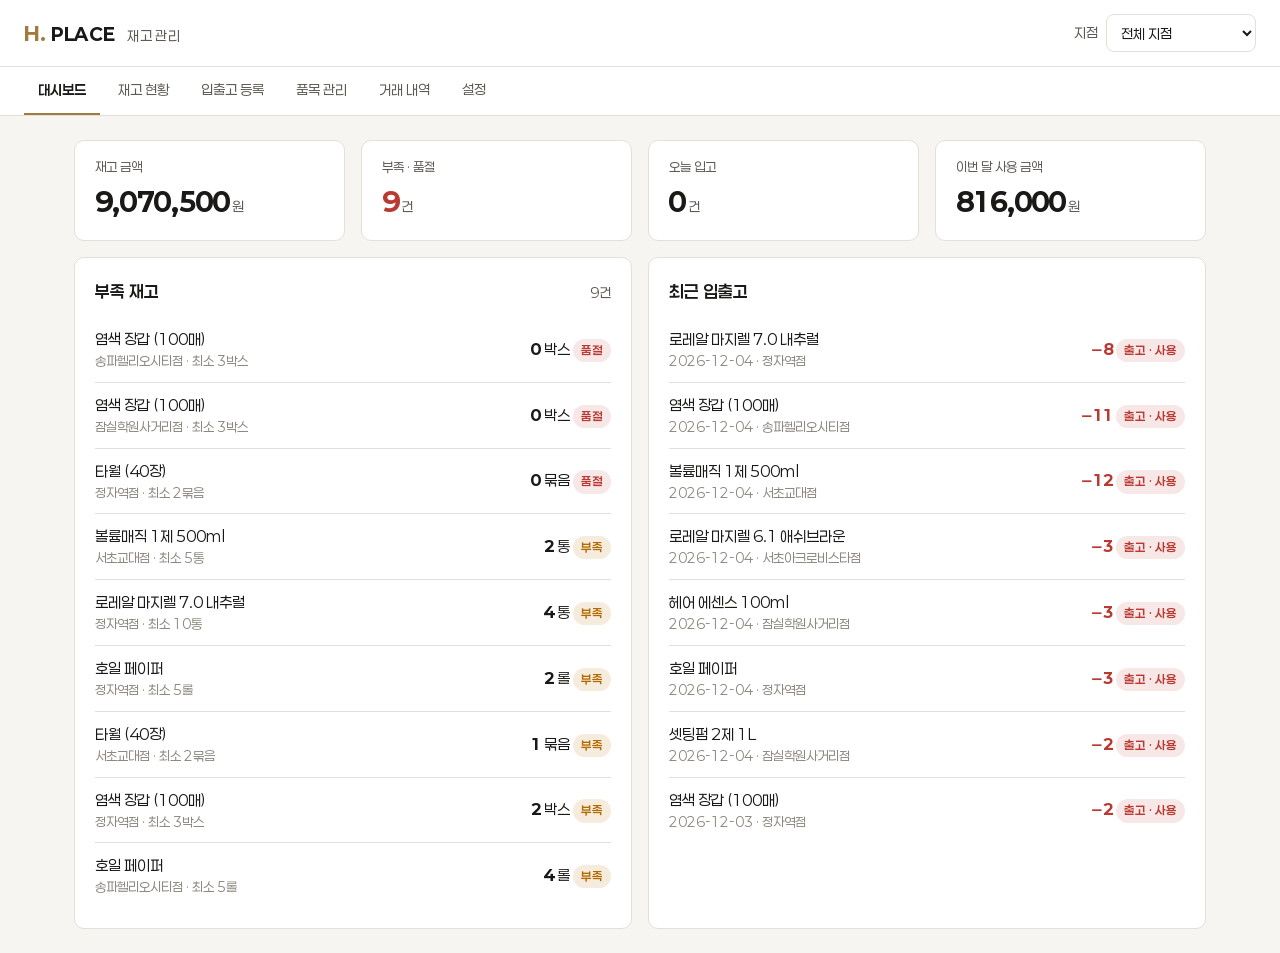
<file: H_Inventory_Mgmt/index.html>
<!DOCTYPE html>
<html lang="ko">
<head>
<meta charset="utf-8">
<meta name="viewport" content="width=device-width, initial-scale=1">
<title>H.PLACE 재고 관리</title>
<meta name="robots" content="noindex">
<link rel="stylesheet" href="styles.css">
</head>
<body>

<header class="topbar">
  <div class="brand">
    <span class="brand-mark">H.</span>
    <span class="brand-name">PLACE <em>재고 관리</em></span>
  </div>
  <label class="branch-pick">
    <span>지점</span>
    <select id="branchFilter"></select>
  </label>
</header>

<nav class="tabs" id="tabs">
  <button data-view="dashboard" class="on">대시보드</button>
  <button data-view="stock">재고 현황</button>
  <button data-view="move">입출고 등록</button>
  <button data-view="products">품목 관리</button>
  <button data-view="history">거래 내역</button>
  <button data-view="settings">설정</button>
</nav>

<main>

  <!-- 대시보드 -->
  <section class="view on" id="view-dashboard">
    <div class="kpis" id="kpis"></div>
    <div class="grid-2">
      <div class="card">
        <div class="card-head"><h2>부족 재고</h2><span class="muted" id="lowCount"></span></div>
        <div id="lowList"></div>
      </div>
      <div class="card">
        <div class="card-head"><h2>최근 입출고</h2></div>
        <div id="recentList"></div>
      </div>
    </div>
  </section>

  <!-- 재고 현황 -->
  <section class="view" id="view-stock">
    <div class="toolbar">
      <input type="search" id="stockSearch" placeholder="품목명 · 코드 · 거래처 검색">
      <select id="stockCategory"></select>
      <label class="check"><input type="checkbox" id="stockLowOnly"> 부족 재고만</label>
    </div>
    <div class="card flush"><div class="table-wrap"><table id="stockTable"></table></div></div>
  </section>

  <!-- 입출고 등록 -->
  <section class="view" id="view-move">
    <div class="card narrow">
      <h2>입출고 등록</h2>
      <form id="moveForm" class="form">
        <div class="seg" id="moveType">
          <button type="button" data-type="in" class="on">입고</button>
          <button type="button" data-type="out">출고 · 사용</button>
          <button type="button" data-type="transfer">지점 이동</button>
          <button type="button" data-type="adjust">실사 조정</button>
        </div>
        <label>지점<select id="moveBranch" required></select></label>
        <label id="moveToWrap" hidden>받는 지점<select id="moveTo"></select></label>
        <label>품목<select id="moveProduct" required></select></label>
        <p class="hint" id="moveStockHint"></p>
        <label><span id="moveQtyLabel">수량</span><input type="number" id="moveQty" min="0" step="1" required></label>
        <label>날짜<input type="date" id="moveDate" required></label>
        <label>메모<input type="text" id="moveNote" maxlength="100" placeholder="예: 로레알 발주분, 디자이너 김OO 사용"></label>
        <button type="submit" class="btn primary">저장</button>
      </form>
    </div>
  </section>

  <!-- 품목 관리 -->
  <section class="view" id="view-products">
    <div class="toolbar">
      <input type="search" id="productSearch" placeholder="품목 검색">
      <button class="btn primary" id="addProduct">+ 품목 추가</button>
    </div>
    <div class="card flush"><div class="table-wrap"><table id="productTable"></table></div></div>
  </section>

  <!-- 거래 내역 -->
  <section class="view" id="view-history">
    <div class="toolbar">
      <select id="histType">
        <option value="">전체 유형</option>
        <option value="in">입고</option>
        <option value="out">출고 · 사용</option>
        <option value="transfer">지점 이동</option>
        <option value="adjust">실사 조정</option>
      </select>
      <input type="date" id="histFrom" aria-label="시작일">
      <input type="date" id="histTo" aria-label="종료일">
      <button class="btn" id="exportCsv">CSV 내보내기</button>
    </div>
    <div class="card flush"><div class="table-wrap"><table id="histTable"></table></div></div>
  </section>

  <!-- 설정 -->
  <section class="view" id="view-settings">
    <div class="grid-2">
      <div class="card">
        <h2>지점 관리</h2>
        <ul class="list" id="branchList"></ul>
        <form id="branchForm" class="inline-form">
          <input type="text" id="branchName" placeholder="새 지점 이름" maxlength="30" required>
          <button class="btn primary">추가</button>
        </form>
      </div>
      <div class="card">
        <h2>데이터 백업</h2>
        <p class="muted">데이터는 지금 쓰는 브라우저에만 저장됩니다. 다른 컴퓨터로 옮기거나 브라우저 기록을 지우기 전에 꼭 백업하세요.</p>
        <div class="btn-row">
          <button class="btn" id="backup">백업 파일 받기</button>
          <label class="btn">복원하기<input type="file" id="restore" accept=".json" hidden></label>
        </div>
        <hr>
        <h2>초기화</h2>
        <p class="muted">모든 데이터를 지우고 예시 데이터로 다시 시작합니다.</p>
        <button class="btn danger" id="reset">예시 데이터로 초기화</button>
      </div>
    </div>
  </section>

</main>

<!-- 품목 추가 · 수정 창 -->
<dialog id="productDialog">
  <form method="dialog" id="productForm" class="form">
    <h2 id="productDialogTitle">품목 추가</h2>
    <label>품목 코드<input type="text" id="pSku" maxlength="30" required></label>
    <label>품목명<input type="text" id="pName" maxlength="60" required></label>
    <div class="row">
      <label>분류<select id="pCategory"></select></label>
      <label>단위<input type="text" id="pUnit" maxlength="10" placeholder="개, 통, 박스" required></label>
    </div>
    <div class="row">
      <label>최소 재고<input type="number" id="pMin" min="0" step="1" required></label>
      <label>단가 (원)<input type="number" id="pPrice" min="0" step="1"></label>
    </div>
    <label>거래처<input type="text" id="pSupplier" maxlength="40"></label>
    <div class="btn-row end">
      <button type="button" class="btn" id="productCancel">취소</button>
      <button type="submit" class="btn primary" value="save">저장</button>
    </div>
  </form>
</dialog>

<div class="toast" id="toast" role="status" aria-live="polite"></div>

<script src="app.js"></script>
</body>
</html>
</file>
<file: H_Inventory_Mgmt/styles.css>
/* 글꼴은 메인 사이트의 assets 폴더를 같이 씁니다 */
@font-face{font-family:"Paperlogy";font-weight:400;font-display:swap;src:url("../assets/fonts/paperlogy-400.woff") format("woff")}
@font-face{font-family:"Paperlogy";font-weight:600;font-display:swap;src:url("../assets/fonts/paperlogy-600.woff") format("woff")}
@font-face{font-family:"Paperlogy";font-weight:800;font-display:swap;src:url("../assets/fonts/paperlogy-800.woff") format("woff")}

:root{
  --bg:#f6f5f2;
  --surface:#ffffff;
  --surface-2:#f0eee9;
  --line:#e3e0d9;
  --ink:#1a1917;
  --ink-2:#5f5b54;
  --ink-3:#8d8880;
  --gold:#a07a3e;
  --gold-soft:rgba(160,122,62,.12);
  --ok:#2f7a4f;
  --ok-soft:rgba(47,122,79,.12);
  --warn:#b26a00;
  --warn-soft:rgba(178,106,0,.13);
  --bad:#b83a32;
  --bad-soft:rgba(184,58,50,.12);
  --radius:10px;
}
@media (prefers-color-scheme:dark){
  :root{
    --bg:#08080a;
    --surface:#121215;
    --surface-2:#1b1b1f;
    --line:rgba(255,255,255,.10);
    --ink:#f3f1ed;
    --ink-2:#a8a49c;
    --ink-3:#77736c;
    --gold:#c9a063;
    --gold-soft:rgba(201,160,99,.14);
    --ok:#6cc08f;
    --ok-soft:rgba(108,192,143,.14);
    --warn:#e0a54a;
    --warn-soft:rgba(224,165,74,.15);
    --bad:#ec7a70;
    --bad-soft:rgba(236,122,112,.14);
  }
}

*{box-sizing:border-box;margin:0;padding:0}
body{
  background:var(--bg);color:var(--ink);
  font-family:"Paperlogy","Pretendard","Apple SD Gothic Neo",system-ui,sans-serif;
  line-height:1.6;font-size:15px;
  word-break:keep-all;
}
h2{font-size:17px;font-weight:600;margin-bottom:12px}
hr{border:0;border-top:1px solid var(--line);margin:20px 0}
.muted{color:var(--ink-2);font-size:14px}

/* 상단 */
.topbar{
  display:flex;align-items:center;justify-content:space-between;gap:12px;
  padding:14px 24px;background:var(--surface);border-bottom:1px solid var(--line);
  position:sticky;top:0;z-index:5;
}
.brand{display:flex;align-items:baseline;gap:4px;font-weight:800;letter-spacing:.02em}
.brand-mark{color:var(--gold);font-size:20px}
.brand-name{font-size:18px}
.brand-name em{font-style:normal;font-weight:400;color:var(--ink-2);font-size:14px;margin-left:8px}
.branch-pick{display:flex;align-items:center;gap:8px;font-size:14px;color:var(--ink-2)}

.tabs{
  display:flex;gap:4px;padding:0 24px;background:var(--surface);
  border-bottom:1px solid var(--line);overflow-x:auto;scrollbar-width:none;
}
.tabs button{
  background:none;border:0;border-bottom:2px solid transparent;
  padding:12px 14px;font:inherit;font-size:14px;color:var(--ink-2);cursor:pointer;white-space:nowrap;
}
.tabs button:hover{color:var(--ink)}
.tabs button.on{color:var(--ink);border-color:var(--gold);font-weight:600}

main{max-width:1180px;margin:0 auto;padding:24px}
.view{display:none}
.view.on{display:block}

/* 카드 */
.card{background:var(--surface);border:1px solid var(--line);border-radius:var(--radius);padding:20px}
.card.flush{padding:0;overflow:hidden}
.card.narrow{max-width:520px;margin:0 auto}
.card-head{display:flex;justify-content:space-between;align-items:baseline}
.grid-2{display:grid;grid-template-columns:1fr 1fr;gap:16px}

.kpis{display:grid;grid-template-columns:repeat(4,1fr);gap:16px;margin-bottom:16px}
.kpi{background:var(--surface);border:1px solid var(--line);border-radius:var(--radius);padding:16px 20px}
.kpi .label{font-size:13px;color:var(--ink-2)}
.kpi .value{font-size:26px;font-weight:800;margin-top:4px;font-variant-numeric:tabular-nums}
.kpi .value small{font-size:14px;font-weight:400;color:var(--ink-2);margin-left:2px}
.kpi.alert .value{color:var(--bad)}

.rows{list-style:none}
.rows li{display:flex;justify-content:space-between;align-items:center;gap:12px;padding:10px 0;border-top:1px solid var(--line)}
.rows li:first-child{border-top:0}
.rows .sub{font-size:13px;color:var(--ink-3)}
.empty{color:var(--ink-3);font-size:14px;padding:16px 0;text-align:center}

/* 도구 모음 */
.toolbar{display:flex;flex-wrap:wrap;gap:8px;align-items:center;margin-bottom:16px}
.toolbar input[type=search]{flex:1;min-width:200px}
.check{display:flex;align-items:center;gap:6px;font-size:14px;color:var(--ink-2);cursor:pointer}

input,select{
  font:inherit;font-size:14px;color:var(--ink);background:var(--surface);
  border:1px solid var(--line);border-radius:8px;padding:8px 10px;min-height:38px;
}
input:focus,select:focus{outline:2px solid var(--gold);outline-offset:-1px;border-color:transparent}
.check input{min-height:0}

.btn{
  display:inline-flex;align-items:center;justify-content:center;gap:6px;
  font:inherit;font-size:14px;font-weight:600;color:var(--ink);
  background:var(--surface);border:1px solid var(--line);border-radius:8px;
  padding:8px 14px;min-height:38px;cursor:pointer;white-space:nowrap;
}
.btn:hover{background:var(--surface-2)}
.btn.primary{background:var(--gold);border-color:var(--gold);color:#fff}
.btn.primary:hover{filter:brightness(1.08)}
.btn.danger{color:var(--bad);border-color:var(--bad)}
.btn.sm{min-height:30px;padding:4px 10px;font-size:13px}
.btn-row{display:flex;gap:8px;flex-wrap:wrap}
.btn-row.end{justify-content:flex-end;margin-top:8px}

/* 표 */
.table-wrap{overflow-x:auto}
table{width:100%;border-collapse:collapse;font-size:14px}
th,td{padding:10px 14px;text-align:left;border-bottom:1px solid var(--line);white-space:nowrap}
th{font-size:12px;font-weight:600;color:var(--ink-2);background:var(--surface-2);letter-spacing:.02em}
tbody tr:last-child td{border-bottom:0}
tbody tr:hover td{background:var(--surface-2)}
td.num,th.num{text-align:right;font-variant-numeric:tabular-nums}
td.name{white-space:normal;min-width:180px}
td .sub{display:block;font-size:12px;color:var(--ink-3)}
td.actions{text-align:right}
td.actions .btn + .btn{margin-left:4px}

.badge{display:inline-block;font-size:12px;font-weight:600;padding:2px 8px;border-radius:999px}
.badge.ok{background:var(--ok-soft);color:var(--ok)}
.badge.low{background:var(--warn-soft);color:var(--warn)}
.badge.out{background:var(--bad-soft);color:var(--bad)}
.badge.in{background:var(--ok-soft);color:var(--ok)}
.badge.use{background:var(--bad-soft);color:var(--bad)}
.badge.transfer{background:var(--gold-soft);color:var(--gold)}
.badge.adjust{background:var(--surface-2);color:var(--ink-2)}
.plus{color:var(--ok)}
.minus{color:var(--bad)}

/* 폼 */
.form{display:flex;flex-direction:column;gap:14px}
.form label{display:flex;flex-direction:column;gap:6px;font-size:13px;color:var(--ink-2)}
.form .row{display:grid;grid-template-columns:1fr 1fr;gap:12px}
.hint{font-size:13px;color:var(--ink-2);margin-top:-6px}
.seg{display:grid;grid-template-columns:repeat(4,1fr);border:1px solid var(--line);border-radius:8px;overflow:hidden}
.seg button{font:inherit;font-size:13px;padding:9px 4px;border:0;background:var(--surface);color:var(--ink-2);cursor:pointer}
.seg button + button{border-left:1px solid var(--line)}
.seg button.on{background:var(--gold);color:#fff;font-weight:600}

.list{list-style:none;margin-bottom:12px}
.list li{display:flex;justify-content:space-between;align-items:center;gap:8px;padding:8px 0;border-bottom:1px solid var(--line)}
.inline-form{display:flex;gap:8px}
.inline-form input{flex:1}

dialog{
  border:1px solid var(--line);border-radius:var(--radius);background:var(--surface);color:var(--ink);
  padding:24px;width:min(460px,calc(100% - 32px));margin:auto;
}
dialog::backdrop{background:rgba(0,0,0,.45)}

.toast{
  position:fixed;left:50%;bottom:24px;transform:translate(-50%,20px);
  background:var(--ink);color:var(--bg);padding:10px 18px;border-radius:8px;font-size:14px;
  opacity:0;pointer-events:none;transition:.25s;z-index:20;max-width:calc(100% - 32px);
}
.toast.show{opacity:1;transform:translate(-50%,0)}
.toast.error{background:var(--bad);color:#fff}

@media (max-width:860px){
  .kpis{grid-template-columns:repeat(2,1fr)}
  .grid-2{grid-template-columns:1fr}
}
@media (max-width:560px){
  .topbar{padding:12px 16px;flex-wrap:wrap}
  .brand-name em{display:none}
  .tabs{padding:0 8px}
  main{padding:16px}
  .kpi .value{font-size:22px}
  .seg{grid-template-columns:repeat(2,1fr)}
  .seg button:nth-child(3){border-left:0}
  .seg button:nth-child(n+3){border-top:1px solid var(--line)}
  .toolbar input[type=search]{min-width:100%}
}
</file>
